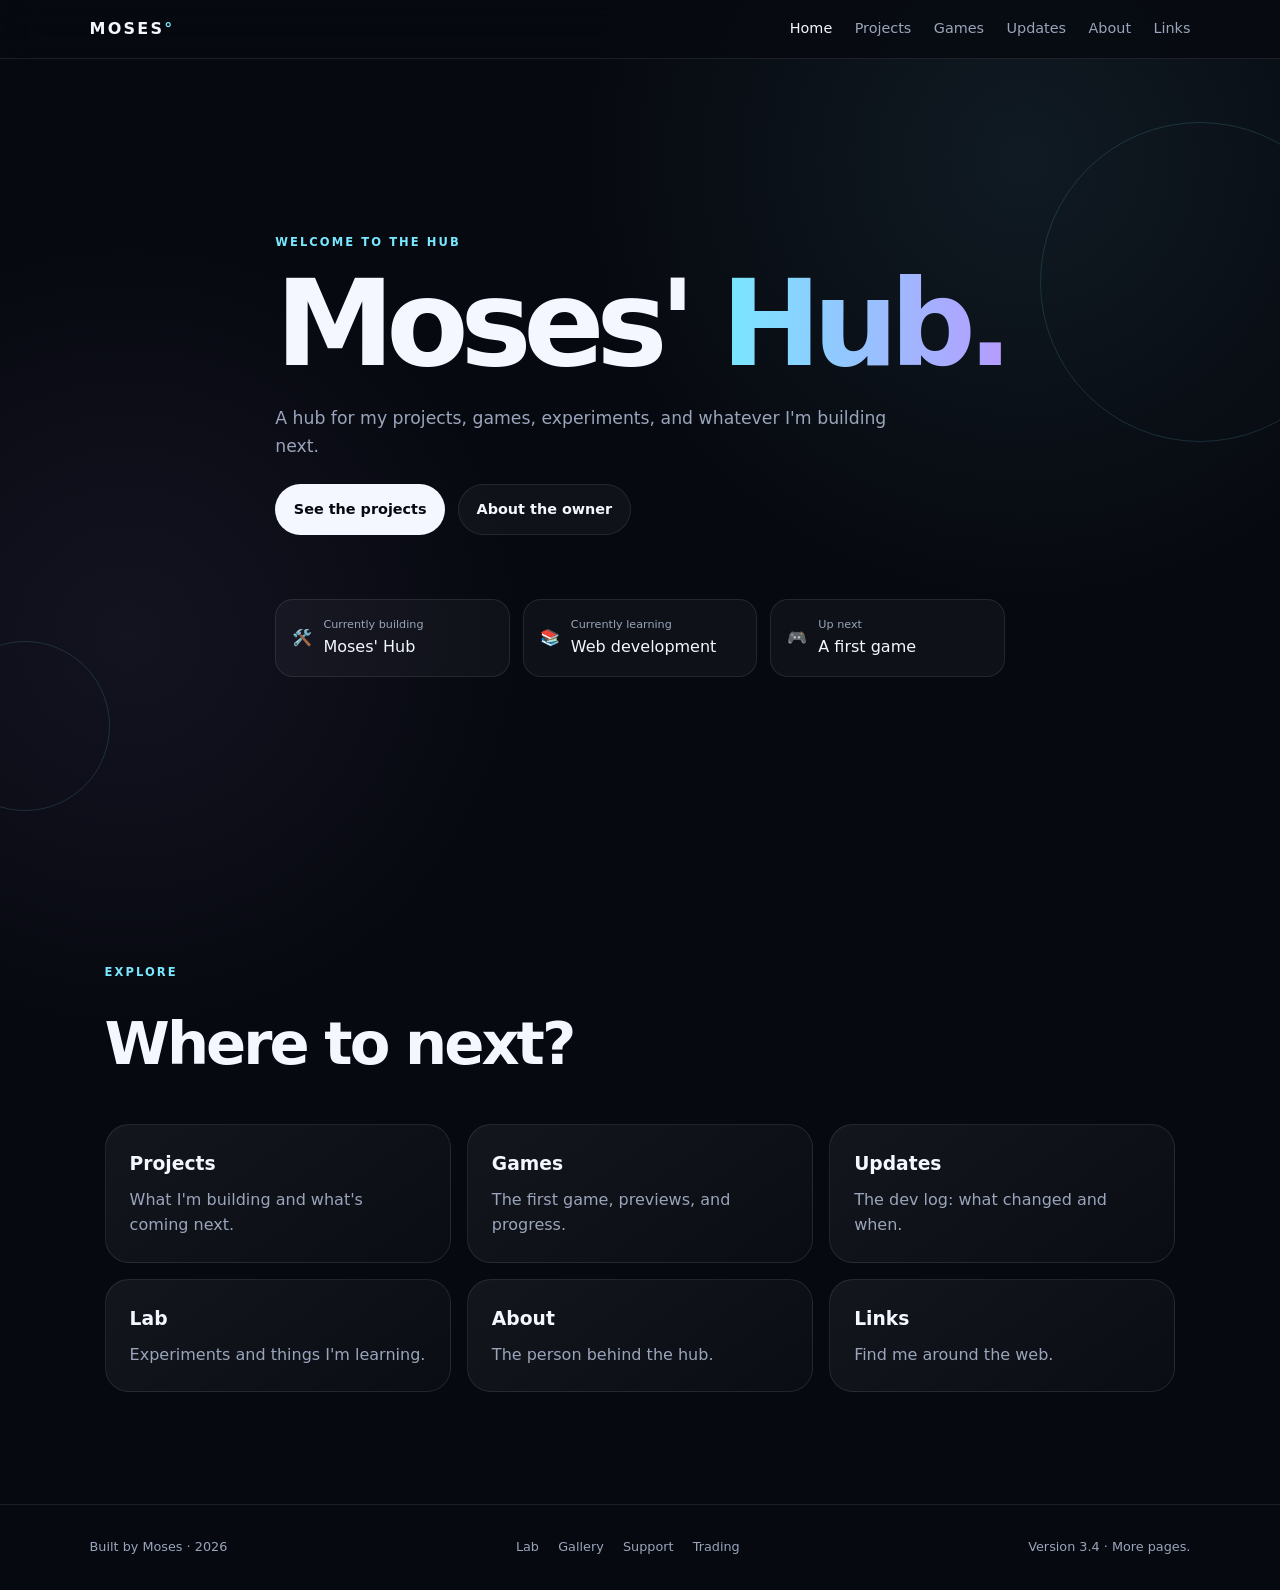
<file: index.html>
<!DOCTYPE html>
<html lang="en">
<head>
  <meta charset="UTF-8">
  <meta name="viewport" content="width=device-width, initial-scale=1.0">
  <meta name="description" content="Moses' Hub — projects, games, and experiments.">
  <!-- Share preview: controls how links look when posted on Discord, Instagram, etc. -->
  <meta property="og:type" content="website">
  <meta property="og:site_name" content="Moses' Hub">
  <meta property="og:title" content="Moses' Hub">
  <meta property="og:description" content="Moses' Hub — projects, games, and experiments.">
  <meta property="og:url" content="https://mosesxd.github.io/Moses-hub/">
  <meta property="og:image" content="https://mosesxd.github.io/Moses-hub/file_00000000a7ec81f5b90d551fe2397252.png">
  <meta name="twitter:card" content="summary">
  <title>Moses' Hub</title>
  <link rel="stylesheet" href="style.css">
  <!-- Site icon (shows in the browser tab): keep in every page's <head> -->
  <link rel="icon" href="file_00000000a7ec81f5b90d551fe2397252.png">
  <!-- Visitor analytics (Umami): keep this in the <head> of every page -->
  <script defer src="https://cloud.umami.is/script.js" data-website-id="00a338b9-1a16-401f-b276-070eda343e04"></script>
</head>
<body>
  <!-- HEADER: copy this into every page. Keep the ids menuToggle and navLinks! -->
  <header class="nav">
    <a class="logo" href="index.html">MOSES<span>°</span></a>
    <button class="menu-toggle" id="menuToggle" aria-label="Open menu">☰</button>
    <nav id="navLinks">
      <a href="index.html" aria-current="page">Home</a>
      <a href="projects.html">Projects</a>
      <a href="games.html">Games</a>
      <a href="updates.html">Updates</a>
      <a href="about.html">About</a>
      <a href="links.html">Links</a>
    </nav>
  </header>

  <main>
    <section class="hero">
      <div class="bubble bubble-one"></div>
      <div class="bubble bubble-two"></div>
      <div class="hero-content">
        <p class="eyebrow">WELCOME TO THE HUB</p>
        <h1>Moses' <span>Hub.</span></h1>
        <p class="hero-text">
          A hub for my projects, games, experiments, and whatever
          I'm building next.
        </p>
        <div class="hero-buttons">
          <a class="button primary" href="projects.html">See the projects</a>
          <a class="button secondary" href="about.html">About the owner</a>
        </div>
        <div class="currently">
          <div><strong>🛠️</strong><span><small>Currently building</small> Moses' Hub</span></div>
          <div><strong>📚</strong><span><small>Currently learning</small> Web development</span></div>
          <div><strong>🎮</strong><span><small>Up next</small> A first game</span></div>
        </div>
      </div>
    </section>

    <section class="section">
      <p class="eyebrow">EXPLORE</p>
      <h2>Where to next?</h2>
      <div class="cards">
        <a class="card card-link" href="projects.html"><h3>Projects</h3><p>What I'm building and what's coming next.</p></a>
        <a class="card card-link" href="games.html"><h3>Games</h3><p>The first game, previews, and progress.</p></a>
        <a class="card card-link" href="updates.html"><h3>Updates</h3><p>The dev log: what changed and when.</p></a>
        <a class="card card-link" href="lab.html"><h3>Lab</h3><p>Experiments and things I'm learning.</p></a>
        <a class="card card-link" href="about.html"><h3>About</h3><p>The person behind the hub.</p></a>
        <a class="card card-link" href="links.html"><h3>Links</h3><p>Find me around the web.</p></a>
      </div>
    </section>
  </main>

  <!-- FOOTER: copy this into every page. Keep the id year! -->
  <footer>
    <p>Built by Moses · <span id="year"></span></p>
    <div class="footer-links">
      <a href="lab.html">Lab</a>
      <a href="gallery.html">Gallery</a>
      <a href="support.html">Support</a>
      <a href="trading.html">Trading</a>
    </div>
    <p>Version 3.4 · More pages.</p>
  </footer>

  <script src="script.js"></script>
</body>
</html>
</file>
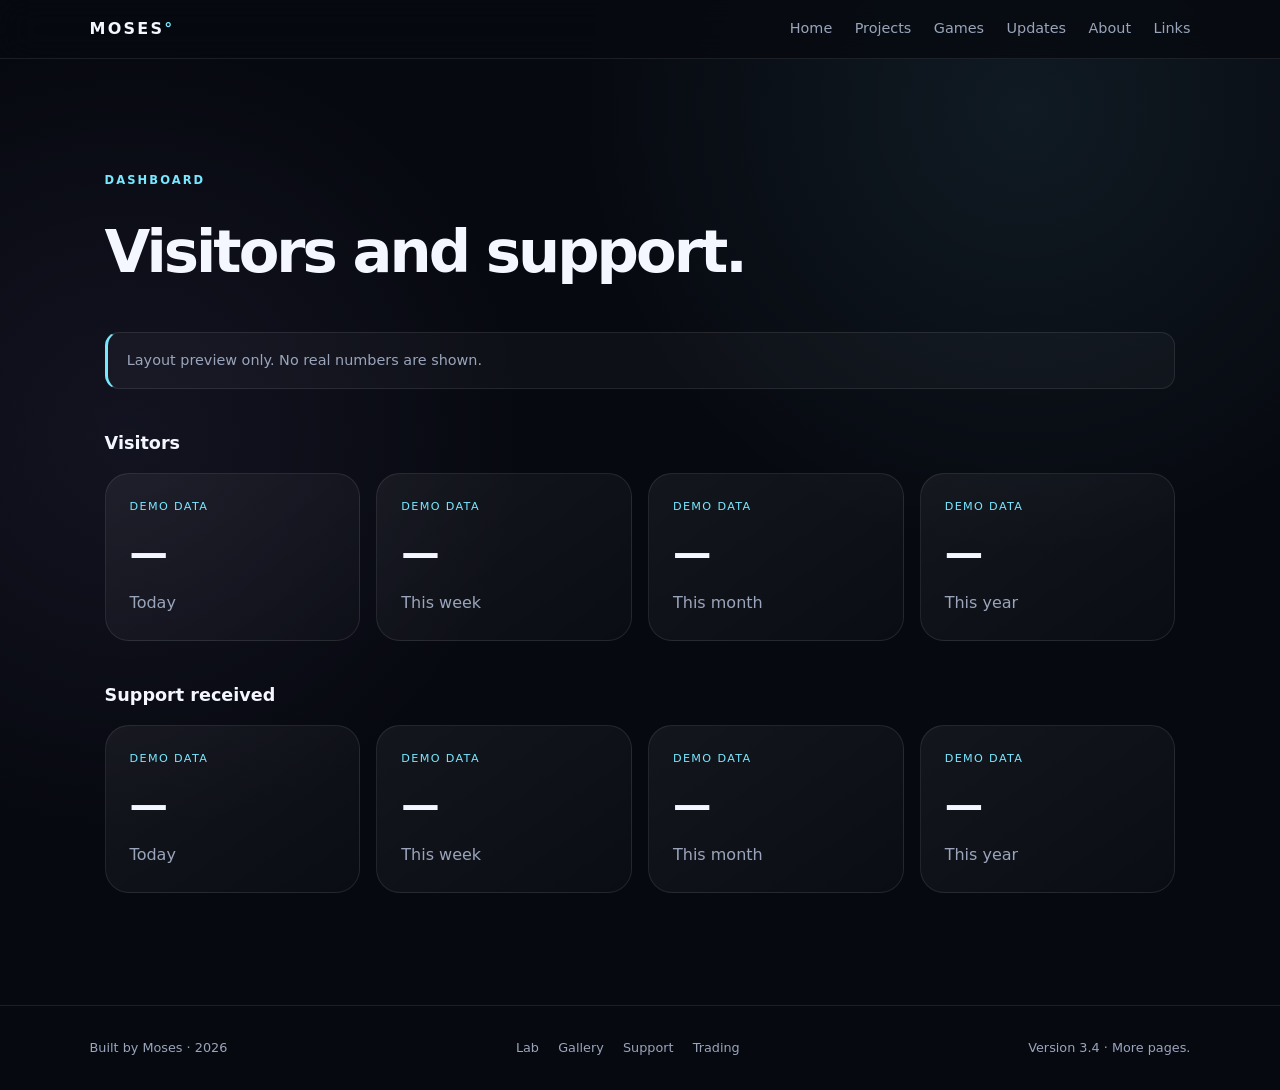
<file: dashboard.html>
<!DOCTYPE html>
<html lang="en">
<head>
  <meta charset="UTF-8">
  <meta name="viewport" content="width=device-width, initial-scale=1.0">
  <meta name="description" content="Stats dashboard layout (preview).">
  <meta name="robots" content="noindex">
  <title>Dashboard · Moses' Hub</title>
  <link rel="stylesheet" href="style.css">
  <!-- Site icon (shows in the browser tab): keep in every page's <head> -->
  <link rel="icon" href="file_00000000a7ec81f5b90d551fe2397252.png">
  <!-- Visitor analytics (Umami): keep this in the <head> of every page -->
  <script defer src="https://cloud.umami.is/script.js" data-website-id="00a338b9-1a16-401f-b276-070eda343e04"></script>
</head>
<body>
  <!-- HEADER: copy this into every page. Keep the ids menuToggle and navLinks! -->
  <header class="nav">
    <a class="logo" href="index.html">MOSES<span>°</span></a>
    <button class="menu-toggle" id="menuToggle" aria-label="Open menu">☰</button>
    <nav id="navLinks">
      <a href="index.html">Home</a>
      <a href="projects.html">Projects</a>
      <a href="games.html">Games</a>
      <a href="updates.html">Updates</a>
      <a href="about.html">About</a>
      <a href="links.html">Links</a>
    </nav>
  </header>

  <main>
    <section class="section">
      <p class="eyebrow">DASHBOARD</p>
      <h2>Visitors and support.</h2>
      <!-- IMPORTANT: this page is a layout only and isn't linked from the menu.
           Don't type real earnings here, because anyone can open this page.
           A real dashboard needs a backend and a login, which come later. -->
      <p class="notice">Layout preview only. No real numbers are shown.</p>

      <h3 class="sub-heading">Visitors</h3>
      <div class="stat-grid">
        <article class="card stat-card"><small>DEMO DATA</small><strong>&mdash;</strong><span>Today</span></article>
        <article class="card stat-card"><small>DEMO DATA</small><strong>&mdash;</strong><span>This week</span></article>
        <article class="card stat-card"><small>DEMO DATA</small><strong>&mdash;</strong><span>This month</span></article>
        <article class="card stat-card"><small>DEMO DATA</small><strong>&mdash;</strong><span>This year</span></article>
      </div>

      <h3 class="sub-heading">Support received</h3>
      <div class="stat-grid">
        <article class="card stat-card"><small>DEMO DATA</small><strong>&mdash;</strong><span>Today</span></article>
        <article class="card stat-card"><small>DEMO DATA</small><strong>&mdash;</strong><span>This week</span></article>
        <article class="card stat-card"><small>DEMO DATA</small><strong>&mdash;</strong><span>This month</span></article>
        <article class="card stat-card"><small>DEMO DATA</small><strong>&mdash;</strong><span>This year</span></article>
      </div>
    </section>
  </main>

  <!-- FOOTER: copy this into every page. Keep the id year! -->
  <footer>
    <p>Built by Moses · <span id="year"></span></p>
    <div class="footer-links">
      <a href="lab.html">Lab</a>
      <a href="gallery.html">Gallery</a>
      <a href="support.html">Support</a>
      <a href="trading.html">Trading</a>
    </div>
    <p>Version 3.4 · More pages.</p>
  </footer>

  <script src="script.js"></script>
</body>
</html>
</file>
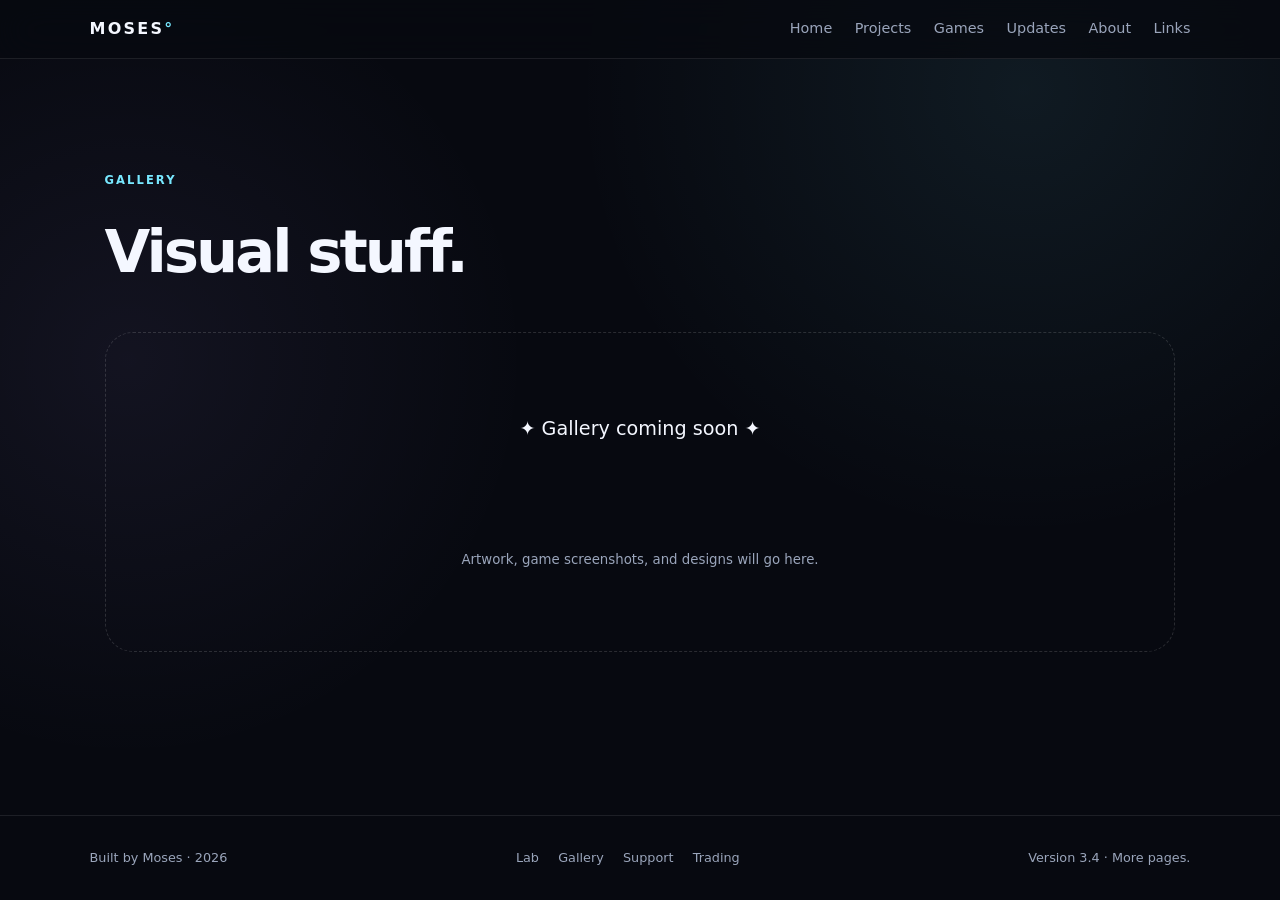
<file: gallery.html>
<!DOCTYPE html>
<html lang="en">
<head>
  <meta charset="UTF-8">
  <meta name="viewport" content="width=device-width, initial-scale=1.0">
  <meta name="description" content="Pictures and screenshots from Moses' Hub.">
  <!-- Share preview: controls how links look when posted on Discord, Instagram, etc. -->
  <meta property="og:type" content="website">
  <meta property="og:site_name" content="Moses' Hub">
  <meta property="og:title" content="Gallery · Moses' Hub">
  <meta property="og:description" content="Pictures and screenshots from Moses' Hub.">
  <meta property="og:url" content="https://mosesxd.github.io/Moses-hub/gallery.html">
  <meta property="og:image" content="https://mosesxd.github.io/Moses-hub/file_00000000a7ec81f5b90d551fe2397252.png">
  <meta name="twitter:card" content="summary">
  <title>Gallery · Moses' Hub</title>
  <link rel="stylesheet" href="style.css">
  <!-- Site icon (shows in the browser tab): keep in every page's <head> -->
  <link rel="icon" href="file_00000000a7ec81f5b90d551fe2397252.png">
  <!-- Visitor analytics (Umami): keep this in the <head> of every page -->
  <script defer src="https://cloud.umami.is/script.js" data-website-id="00a338b9-1a16-401f-b276-070eda343e04"></script>
</head>
<body>
  <!-- HEADER: copy this into every page. Keep the ids menuToggle and navLinks! -->
  <header class="nav">
    <a class="logo" href="index.html">MOSES<span>°</span></a>
    <button class="menu-toggle" id="menuToggle" aria-label="Open menu">☰</button>
    <nav id="navLinks">
      <a href="index.html">Home</a>
      <a href="projects.html">Projects</a>
      <a href="games.html">Games</a>
      <a href="updates.html">Updates</a>
      <a href="about.html">About</a>
      <a href="links.html">Links</a>
    </nav>
  </header>

  <main>
    <section class="section">
      <p class="eyebrow">GALLERY</p>
      <h2>Visual stuff.</h2>
      <div class="gallery-placeholder">
        <p>✦ Gallery coming soon ✦</p>
        <small>Artwork, game screenshots, and designs will go here.</small>
      </div>
      <!-- WHEN YOU HAVE PICTURES: make a folder called images, then delete the dashed box above
           and put this in its place (one img line per picture, names must match exactly):

      <div class="gallery-grid">
        <img src="images/pic1.jpg" alt="Describe the picture">
        <img src="images/pic2.jpg" alt="Describe the picture">
      </div>
      -->
    </section>
  </main>

  <!-- FOOTER: copy this into every page. Keep the id year! -->
  <footer>
    <p>Built by Moses · <span id="year"></span></p>
    <div class="footer-links">
      <a href="lab.html">Lab</a>
      <a href="gallery.html">Gallery</a>
      <a href="support.html">Support</a>
      <a href="trading.html">Trading</a>
    </div>
    <p>Version 3.4 · More pages.</p>
  </footer>

  <script src="script.js"></script>
</body>
</html>
</file>
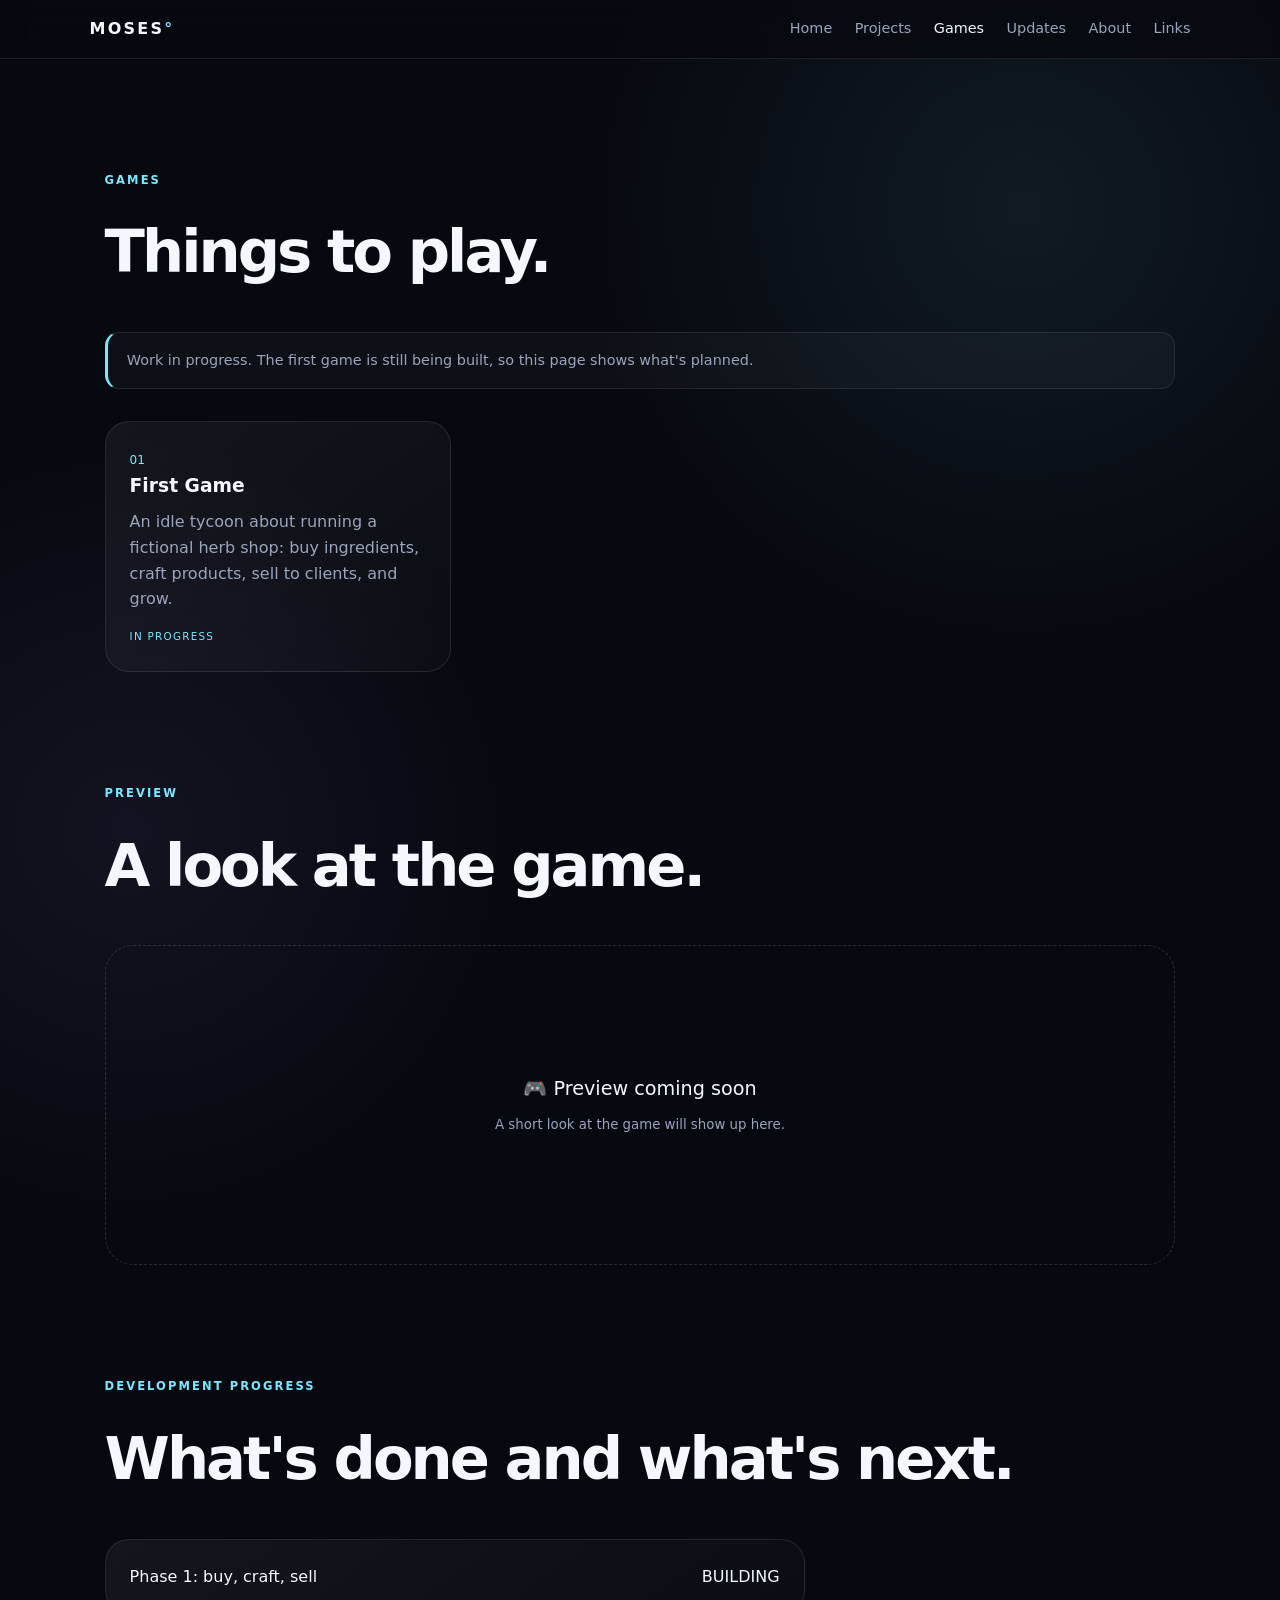
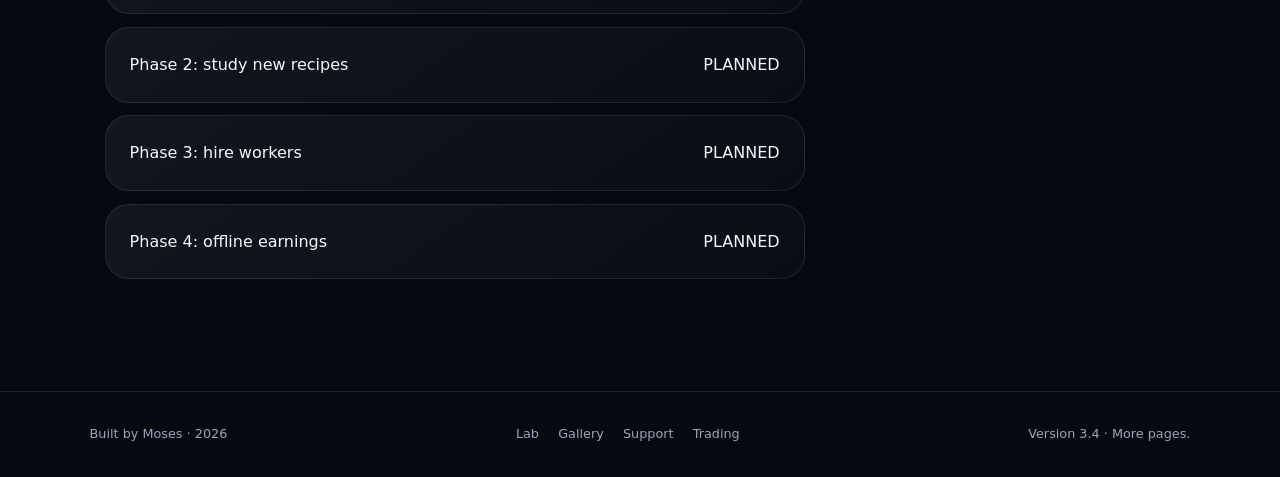
<file: games.html>
<!DOCTYPE html>
<html lang="en">
<head>
  <meta charset="UTF-8">
  <meta name="viewport" content="width=device-width, initial-scale=1.0">
  <meta name="description" content="Games from Moses' Hub.">
  <!-- Share preview: controls how links look when posted on Discord, Instagram, etc. -->
  <meta property="og:type" content="website">
  <meta property="og:site_name" content="Moses' Hub">
  <meta property="og:title" content="Games · Moses' Hub">
  <meta property="og:description" content="Games from Moses' Hub.">
  <meta property="og:url" content="https://mosesxd.github.io/Moses-hub/games.html">
  <meta property="og:image" content="https://mosesxd.github.io/Moses-hub/file_00000000a7ec81f5b90d551fe2397252.png">
  <meta name="twitter:card" content="summary">
  <title>Games · Moses' Hub</title>
  <link rel="stylesheet" href="style.css">
  <!-- Site icon (shows in the browser tab): keep in every page's <head> -->
  <link rel="icon" href="file_00000000a7ec81f5b90d551fe2397252.png">
  <!-- Visitor analytics (Umami): keep this in the <head> of every page -->
  <script defer src="https://cloud.umami.is/script.js" data-website-id="00a338b9-1a16-401f-b276-070eda343e04"></script>
</head>
<body>
  <!-- HEADER: copy this into every page. Keep the ids menuToggle and navLinks! -->
  <header class="nav">
    <a class="logo" href="index.html">MOSES<span>°</span></a>
    <button class="menu-toggle" id="menuToggle" aria-label="Open menu">☰</button>
    <nav id="navLinks">
      <a href="index.html">Home</a>
      <a href="projects.html">Projects</a>
      <a href="games.html" aria-current="page">Games</a>
      <a href="updates.html">Updates</a>
      <a href="about.html">About</a>
      <a href="links.html">Links</a>
    </nav>
  </header>

  <main>
    <section class="section">
      <p class="eyebrow">GAMES</p>
      <h2>Things to play.</h2>
      <p class="notice">Work in progress. The first game is still being built, so this page shows what's planned.</p>
      <div class="cards">
        <article class="card project-card">
          <span class="project-number">01</span>
          <h3>First Game</h3>
          <p>An idle tycoon about running a fictional herb shop: buy ingredients, craft products, sell to clients, and grow.</p>
          <span class="tag">IN PROGRESS</span>
        </article>
      </div>
    </section>

    <!-- PREVIEW: a window where people can see the game.
         WHEN THE GAME FILES ARE READY: put them in a folder called game and replace the box below with
         an iframe that points to game/index.html (an iframe shows another page inside this one). -->
    <section class="section section-tight">
      <p class="eyebrow">PREVIEW</p>
      <h2>A look at the game.</h2>
      <div class="preview-frame">
        <div>
          <p>🎮 Preview coming soon</p>
          <small>A short look at the game will show up here.</small>
        </div>
      </div>
    </section>

    <!-- DEVELOPMENT PROGRESS: change the status word on the right as things get done. -->
    <section class="section section-tight">
      <p class="eyebrow">DEVELOPMENT PROGRESS</p>
      <h2>What's done and what's next.</h2>
      <div class="links-list">
        <div class="card link-card"><span>Phase 1: buy, craft, sell</span><span>BUILDING</span></div>
        <div class="card link-card"><span>Phase 2: study new recipes</span><span>PLANNED</span></div>
        <div class="card link-card"><span>Phase 3: hire workers</span><span>PLANNED</span></div>
        <div class="card link-card"><span>Phase 4: offline earnings</span><span>PLANNED</span></div>
      </div>
    </section>
  </main>

  <!-- FOOTER: copy this into every page. Keep the id year! -->
  <footer>
    <p>Built by Moses · <span id="year"></span></p>
    <div class="footer-links">
      <a href="lab.html">Lab</a>
      <a href="gallery.html">Gallery</a>
      <a href="support.html">Support</a>
      <a href="trading.html">Trading</a>
    </div>
    <p>Version 3.4 · More pages.</p>
  </footer>

  <script src="script.js"></script>
</body>
</html>
</file>
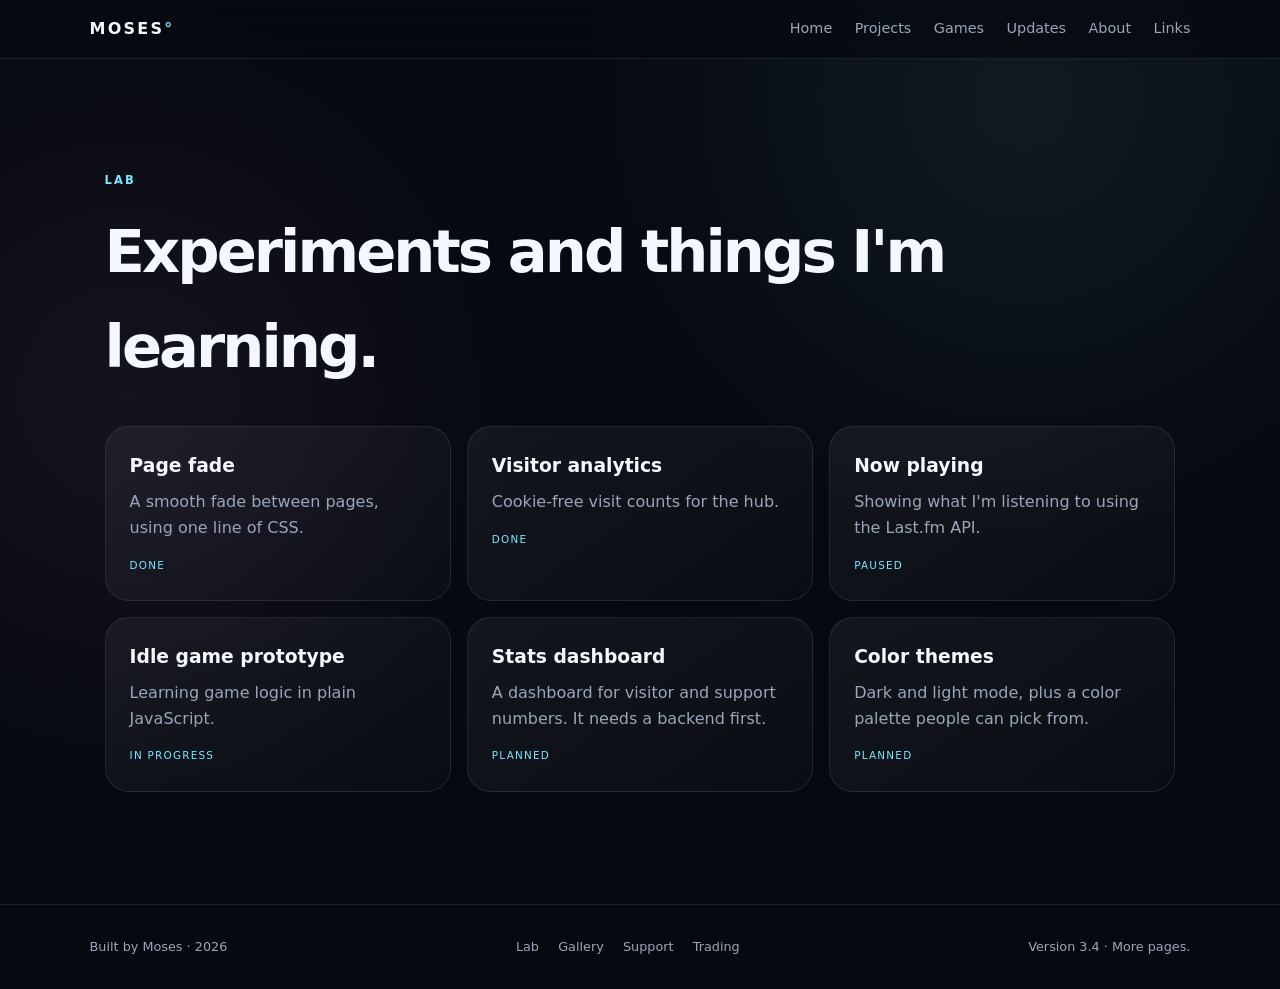
<file: lab.html>
<!DOCTYPE html>
<html lang="en">
<head>
  <meta charset="UTF-8">
  <meta name="viewport" content="width=device-width, initial-scale=1.0">
  <meta name="description" content="Experiments and things Moses is learning.">
  <!-- Share preview: controls how links look when posted on Discord, Instagram, etc. -->
  <meta property="og:type" content="website">
  <meta property="og:site_name" content="Moses' Hub">
  <meta property="og:title" content="Lab · Moses' Hub">
  <meta property="og:description" content="Experiments and things Moses is learning.">
  <meta property="og:url" content="https://mosesxd.github.io/Moses-hub/lab.html">
  <meta property="og:image" content="https://mosesxd.github.io/Moses-hub/file_00000000a7ec81f5b90d551fe2397252.png">
  <meta name="twitter:card" content="summary">
  <title>Lab · Moses' Hub</title>
  <link rel="stylesheet" href="style.css">
  <!-- Site icon (shows in the browser tab): keep in every page's <head> -->
  <link rel="icon" href="file_00000000a7ec81f5b90d551fe2397252.png">
  <!-- Visitor analytics (Umami): keep this in the <head> of every page -->
  <script defer src="https://cloud.umami.is/script.js" data-website-id="00a338b9-1a16-401f-b276-070eda343e04"></script>
</head>
<body>
  <!-- HEADER: copy this into every page. Keep the ids menuToggle and navLinks! -->
  <header class="nav">
    <a class="logo" href="index.html">MOSES<span>°</span></a>
    <button class="menu-toggle" id="menuToggle" aria-label="Open menu">☰</button>
    <nav id="navLinks">
      <a href="index.html">Home</a>
      <a href="projects.html">Projects</a>
      <a href="games.html">Games</a>
      <a href="updates.html">Updates</a>
      <a href="about.html">About</a>
      <a href="links.html">Links</a>
    </nav>
  </header>

  <main>
    <section class="section">
      <p class="eyebrow">LAB</p>
      <h2>Experiments and things I'm learning.</h2>
      <!-- To add an experiment: copy one whole <article>, paste it at the end, then change the words. -->
      <div class="cards">
        <article class="card project-card">
          <h3>Page fade</h3>
          <p>A smooth fade between pages, using one line of CSS.</p>
          <span class="tag">DONE</span>
        </article>
        <article class="card project-card">
          <h3>Visitor analytics</h3>
          <p>Cookie-free visit counts for the hub.</p>
          <span class="tag">DONE</span>
        </article>
        <article class="card project-card">
          <h3>Now playing</h3>
          <p>Showing what I'm listening to using the Last.fm API.</p>
          <span class="tag">PAUSED</span>
        </article>
        <article class="card project-card">
          <h3>Idle game prototype</h3>
          <p>Learning game logic in plain JavaScript.</p>
          <span class="tag">IN PROGRESS</span>
        </article>
        <article class="card project-card">
          <h3>Stats dashboard</h3>
          <p>A dashboard for visitor and support numbers. It needs a backend first.</p>
          <span class="tag">PLANNED</span>
        </article>
        <article class="card project-card">
          <h3>Color themes</h3>
          <p>Dark and light mode, plus a color palette people can pick from.</p>
          <span class="tag">PLANNED</span>
        </article>
      </div>
    </section>
  </main>

  <!-- FOOTER: copy this into every page. Keep the id year! -->
  <footer>
    <p>Built by Moses · <span id="year"></span></p>
    <div class="footer-links">
      <a href="lab.html">Lab</a>
      <a href="gallery.html">Gallery</a>
      <a href="support.html">Support</a>
      <a href="trading.html">Trading</a>
    </div>
    <p>Version 3.4 · More pages.</p>
  </footer>

  <script src="script.js"></script>
</body>
</html>
</file>
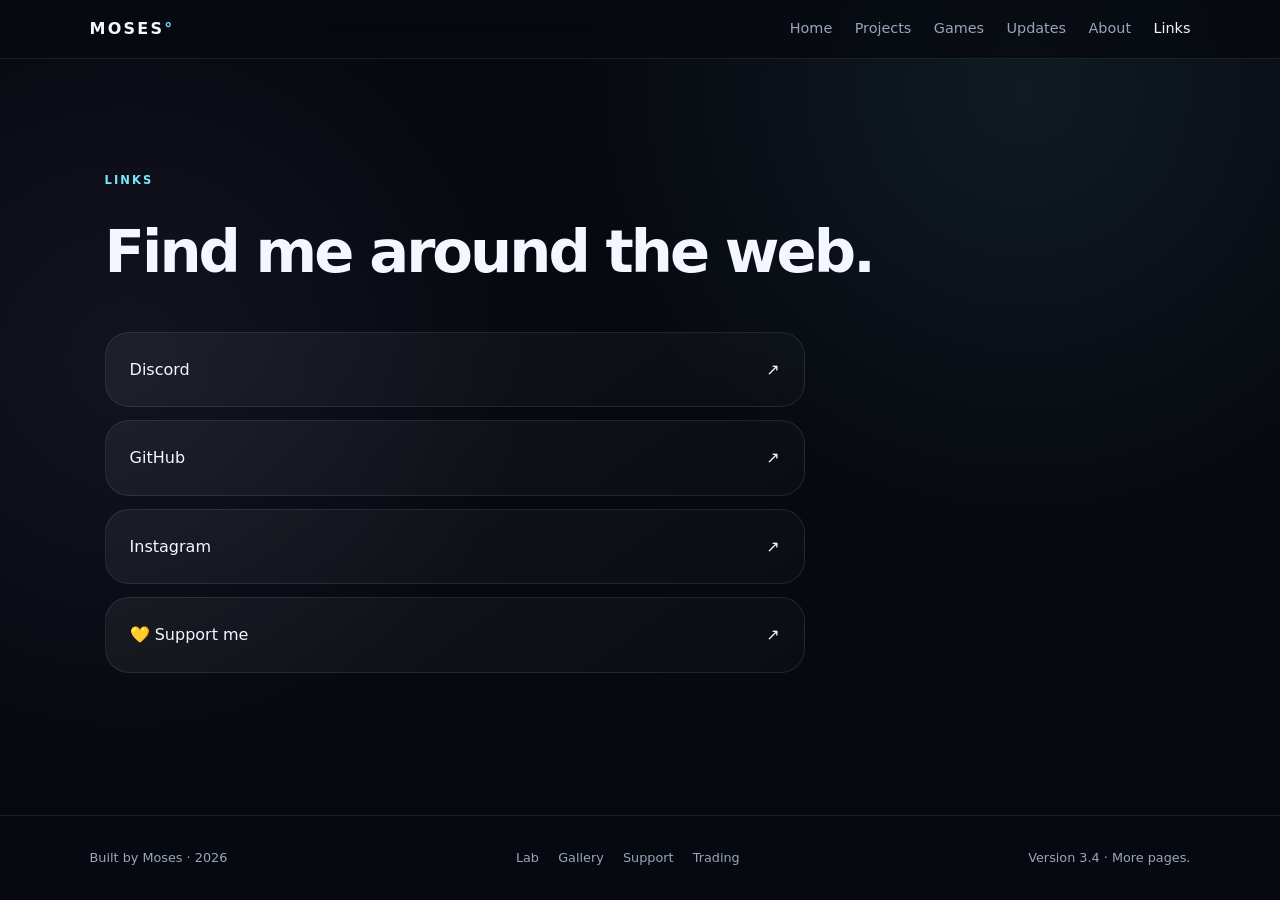
<file: links.html>
<!DOCTYPE html>
<html lang="en">
<head>
  <meta charset="UTF-8">
  <meta name="viewport" content="width=device-width, initial-scale=1.0">
  <meta name="description" content="Find Moses around the web.">
  <!-- Share preview: controls how links look when posted on Discord, Instagram, etc. -->
  <meta property="og:type" content="website">
  <meta property="og:site_name" content="Moses' Hub">
  <meta property="og:title" content="Links · Moses' Hub">
  <meta property="og:description" content="Find Moses around the web.">
  <meta property="og:url" content="https://mosesxd.github.io/Moses-hub/links.html">
  <meta property="og:image" content="https://mosesxd.github.io/Moses-hub/file_00000000a7ec81f5b90d551fe2397252.png">
  <meta name="twitter:card" content="summary">
  <title>Links · Moses' Hub</title>
  <link rel="stylesheet" href="style.css">
  <!-- Site icon (shows in the browser tab): keep in every page's <head> -->
  <link rel="icon" href="file_00000000a7ec81f5b90d551fe2397252.png">
  <!-- Visitor analytics (Umami): keep this in the <head> of every page -->
  <script defer src="https://cloud.umami.is/script.js" data-website-id="00a338b9-1a16-401f-b276-070eda343e04"></script>
</head>
<body>
  <!-- HEADER: copy this into every page. Keep the ids menuToggle and navLinks! -->
  <header class="nav">
    <a class="logo" href="index.html">MOSES<span>°</span></a>
    <button class="menu-toggle" id="menuToggle" aria-label="Open menu">☰</button>
    <nav id="navLinks">
      <a href="index.html">Home</a>
      <a href="projects.html">Projects</a>
      <a href="games.html">Games</a>
      <a href="updates.html">Updates</a>
      <a href="about.html">About</a>
      <a href="links.html" aria-current="page">Links</a>
    </nav>
  </header>

  <main>
    <section class="section">
      <p class="eyebrow">LINKS</p>
      <h2>Find me around the web.</h2>
      <!-- To add a link: copy one <a> line below, paste it under the last one,
           then change the address (href) and the word in the first <span>. -->
      <div class="links-list">
        <a href="https://discord.com/users/386143127976673293" target="_blank" rel="noopener" class="card link-card"><span>Discord</span><span>↗</span></a>
        <a href="https://github.com/MosesXD" target="_blank" rel="noopener" class="card link-card"><span>GitHub</span><span>↗</span></a>
        <a href="https://www.instagram.com/_for.gotten" target="_blank" rel="noopener" class="card link-card"><span>Instagram</span><span>↗</span></a>
        <a href="https://www.paypal.me/SleepyNeevah" class="card link-card" target="_blank" rel="noopener"><span>💛 Support me</span><span>↗</span></a>
      </div>
    </section>
  </main>

  <!-- FOOTER: copy this into every page. Keep the id year! -->
  <footer>
    <p>Built by Moses · <span id="year"></span></p>
    <div class="footer-links">
      <a href="lab.html">Lab</a>
      <a href="gallery.html">Gallery</a>
      <a href="support.html">Support</a>
      <a href="trading.html">Trading</a>
    </div>
    <p>Version 3.4 · More pages.</p>
  </footer>

  <script src="script.js"></script>
</body>
</html>
</file>
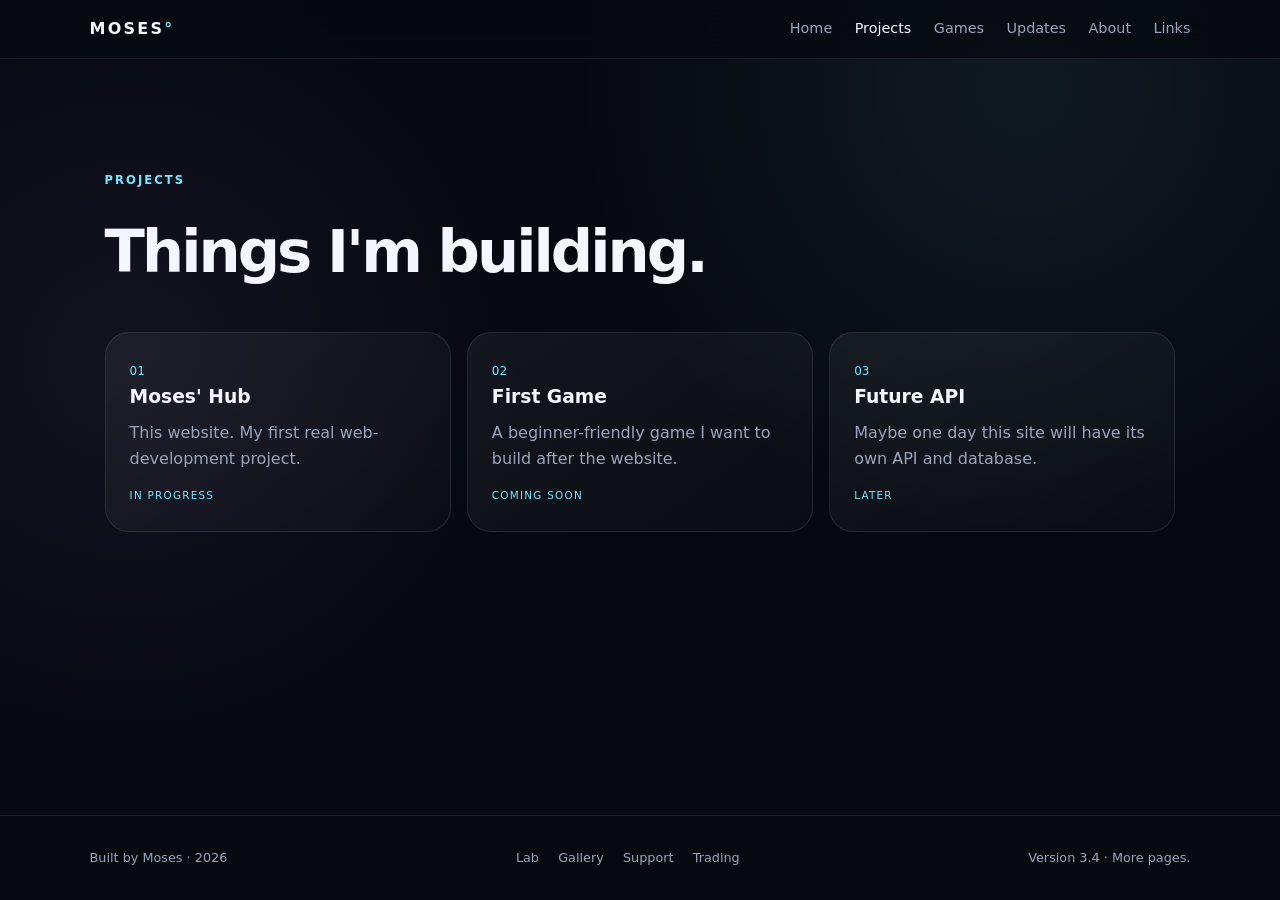
<file: projects.html>
<!DOCTYPE html>
<html lang="en">
<head>
  <meta charset="UTF-8">
  <meta name="viewport" content="width=device-width, initial-scale=1.0">
  <meta name="description" content="Things Moses is building.">
  <!-- Share preview: controls how links look when posted on Discord, Instagram, etc. -->
  <meta property="og:type" content="website">
  <meta property="og:site_name" content="Moses' Hub">
  <meta property="og:title" content="Projects · Moses' Hub">
  <meta property="og:description" content="Things Moses is building.">
  <meta property="og:url" content="https://mosesxd.github.io/Moses-hub/projects.html">
  <meta property="og:image" content="https://mosesxd.github.io/Moses-hub/file_00000000a7ec81f5b90d551fe2397252.png">
  <meta name="twitter:card" content="summary">
  <title>Projects · Moses' Hub</title>
  <link rel="stylesheet" href="style.css">
  <!-- Site icon (shows in the browser tab): keep in every page's <head> -->
  <link rel="icon" href="file_00000000a7ec81f5b90d551fe2397252.png">
  <!-- Visitor analytics (Umami): keep this in the <head> of every page -->
  <script defer src="https://cloud.umami.is/script.js" data-website-id="00a338b9-1a16-401f-b276-070eda343e04"></script>
</head>
<body>
  <!-- HEADER: copy this into every page. Keep the ids menuToggle and navLinks! -->
  <header class="nav">
    <a class="logo" href="index.html">MOSES<span>°</span></a>
    <button class="menu-toggle" id="menuToggle" aria-label="Open menu">☰</button>
    <nav id="navLinks">
      <a href="index.html">Home</a>
      <a href="projects.html" aria-current="page">Projects</a>
      <a href="games.html">Games</a>
      <a href="updates.html">Updates</a>
      <a href="about.html">About</a>
      <a href="links.html">Links</a>
    </nav>
  </header>

  <main>
    <section class="section">
      <p class="eyebrow">PROJECTS</p>
      <h2>Things I'm building.</h2>
      <div class="cards">
        <article class="card project-card">
          <span class="project-number">01</span>
          <h3>Moses' Hub</h3>
          <p>This website. My first real web-development project.</p>
          <span class="tag">IN PROGRESS</span>
        </article>
        <article class="card project-card">
          <span class="project-number">02</span>
          <h3>First Game</h3>
          <p>A beginner-friendly game I want to build after the website.</p>
          <span class="tag">COMING SOON</span>
        </article>
        <article class="card project-card">
          <span class="project-number">03</span>
          <h3>Future API</h3>
          <p>Maybe one day this site will have its own API and database.</p>
          <span class="tag">LATER</span>
        </article>
      </div>
    </section>
  </main>

  <!-- FOOTER: copy this into every page. Keep the id year! -->
  <footer>
    <p>Built by Moses · <span id="year"></span></p>
    <div class="footer-links">
      <a href="lab.html">Lab</a>
      <a href="gallery.html">Gallery</a>
      <a href="support.html">Support</a>
      <a href="trading.html">Trading</a>
    </div>
    <p>Version 3.4 · More pages.</p>
  </footer>

  <script src="script.js"></script>
</body>
</html>
</file>
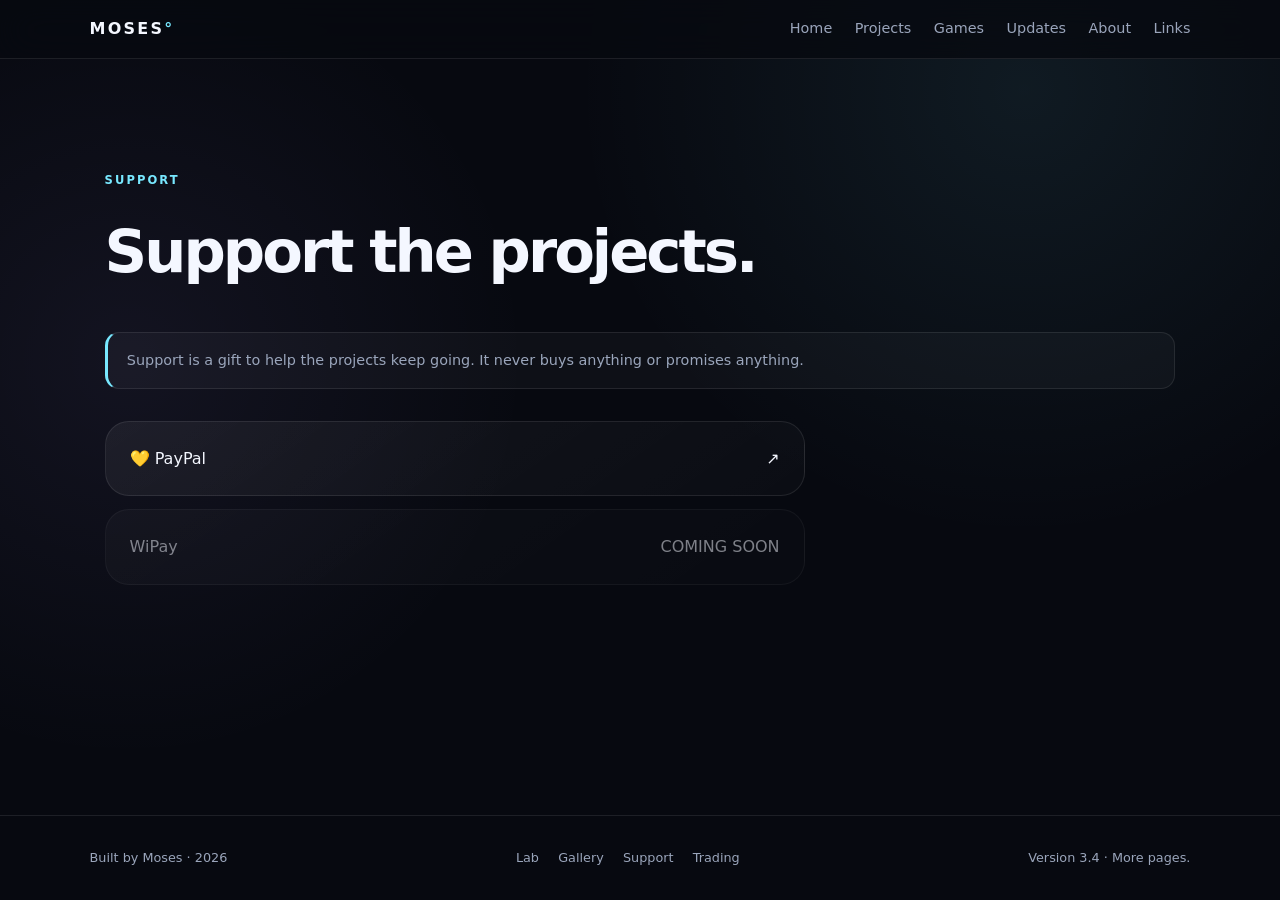
<file: support.html>
<!DOCTYPE html>
<html lang="en">
<head>
  <meta charset="UTF-8">
  <meta name="viewport" content="width=device-width, initial-scale=1.0">
  <meta name="description" content="Support the Moses' Hub projects.">
  <!-- Share preview: controls how links look when posted on Discord, Instagram, etc. -->
  <meta property="og:type" content="website">
  <meta property="og:site_name" content="Moses' Hub">
  <meta property="og:title" content="Support · Moses' Hub">
  <meta property="og:description" content="Support the Moses' Hub projects.">
  <meta property="og:url" content="https://mosesxd.github.io/Moses-hub/support.html">
  <meta property="og:image" content="https://mosesxd.github.io/Moses-hub/file_00000000a7ec81f5b90d551fe2397252.png">
  <meta name="twitter:card" content="summary">
  <title>Support · Moses' Hub</title>
  <link rel="stylesheet" href="style.css">
  <!-- Site icon (shows in the browser tab): keep in every page's <head> -->
  <link rel="icon" href="file_00000000a7ec81f5b90d551fe2397252.png">
  <!-- Visitor analytics (Umami): keep this in the <head> of every page -->
  <script defer src="https://cloud.umami.is/script.js" data-website-id="00a338b9-1a16-401f-b276-070eda343e04"></script>
</head>
<body>
  <!-- HEADER: copy this into every page. Keep the ids menuToggle and navLinks! -->
  <header class="nav">
    <a class="logo" href="index.html">MOSES<span>°</span></a>
    <button class="menu-toggle" id="menuToggle" aria-label="Open menu">☰</button>
    <nav id="navLinks">
      <a href="index.html">Home</a>
      <a href="projects.html">Projects</a>
      <a href="games.html">Games</a>
      <a href="updates.html">Updates</a>
      <a href="about.html">About</a>
      <a href="links.html">Links</a>
    </nav>
  </header>

  <main>
    <section class="section">
      <p class="eyebrow">SUPPORT</p>
      <h2>Support the projects.</h2>
      <p class="notice">
        Support is a gift to help the projects keep going. It never buys anything or promises anything.
      </p>
      <div class="links-list">
        <a href="https://www.paypal.me/SleepyNeevah" class="card link-card" target="_blank" rel="noopener"><span>💛 PayPal</span><span>↗</span></a>
        <!-- WiPay is switched off. When it's ready, copy the PayPal line above, paste it here,
             and change the address and the word. Then delete this disabled card. -->
        <div class="card link-card is-disabled" aria-disabled="true"><span>WiPay</span><span>COMING SOON</span></div>
      </div>
    </section>
  </main>

  <!-- FOOTER: copy this into every page. Keep the id year! -->
  <footer>
    <p>Built by Moses · <span id="year"></span></p>
    <div class="footer-links">
      <a href="lab.html">Lab</a>
      <a href="gallery.html">Gallery</a>
      <a href="support.html">Support</a>
      <a href="trading.html">Trading</a>
    </div>
    <p>Version 3.4 · More pages.</p>
  </footer>

  <script src="script.js"></script>
</body>
</html>
</file>
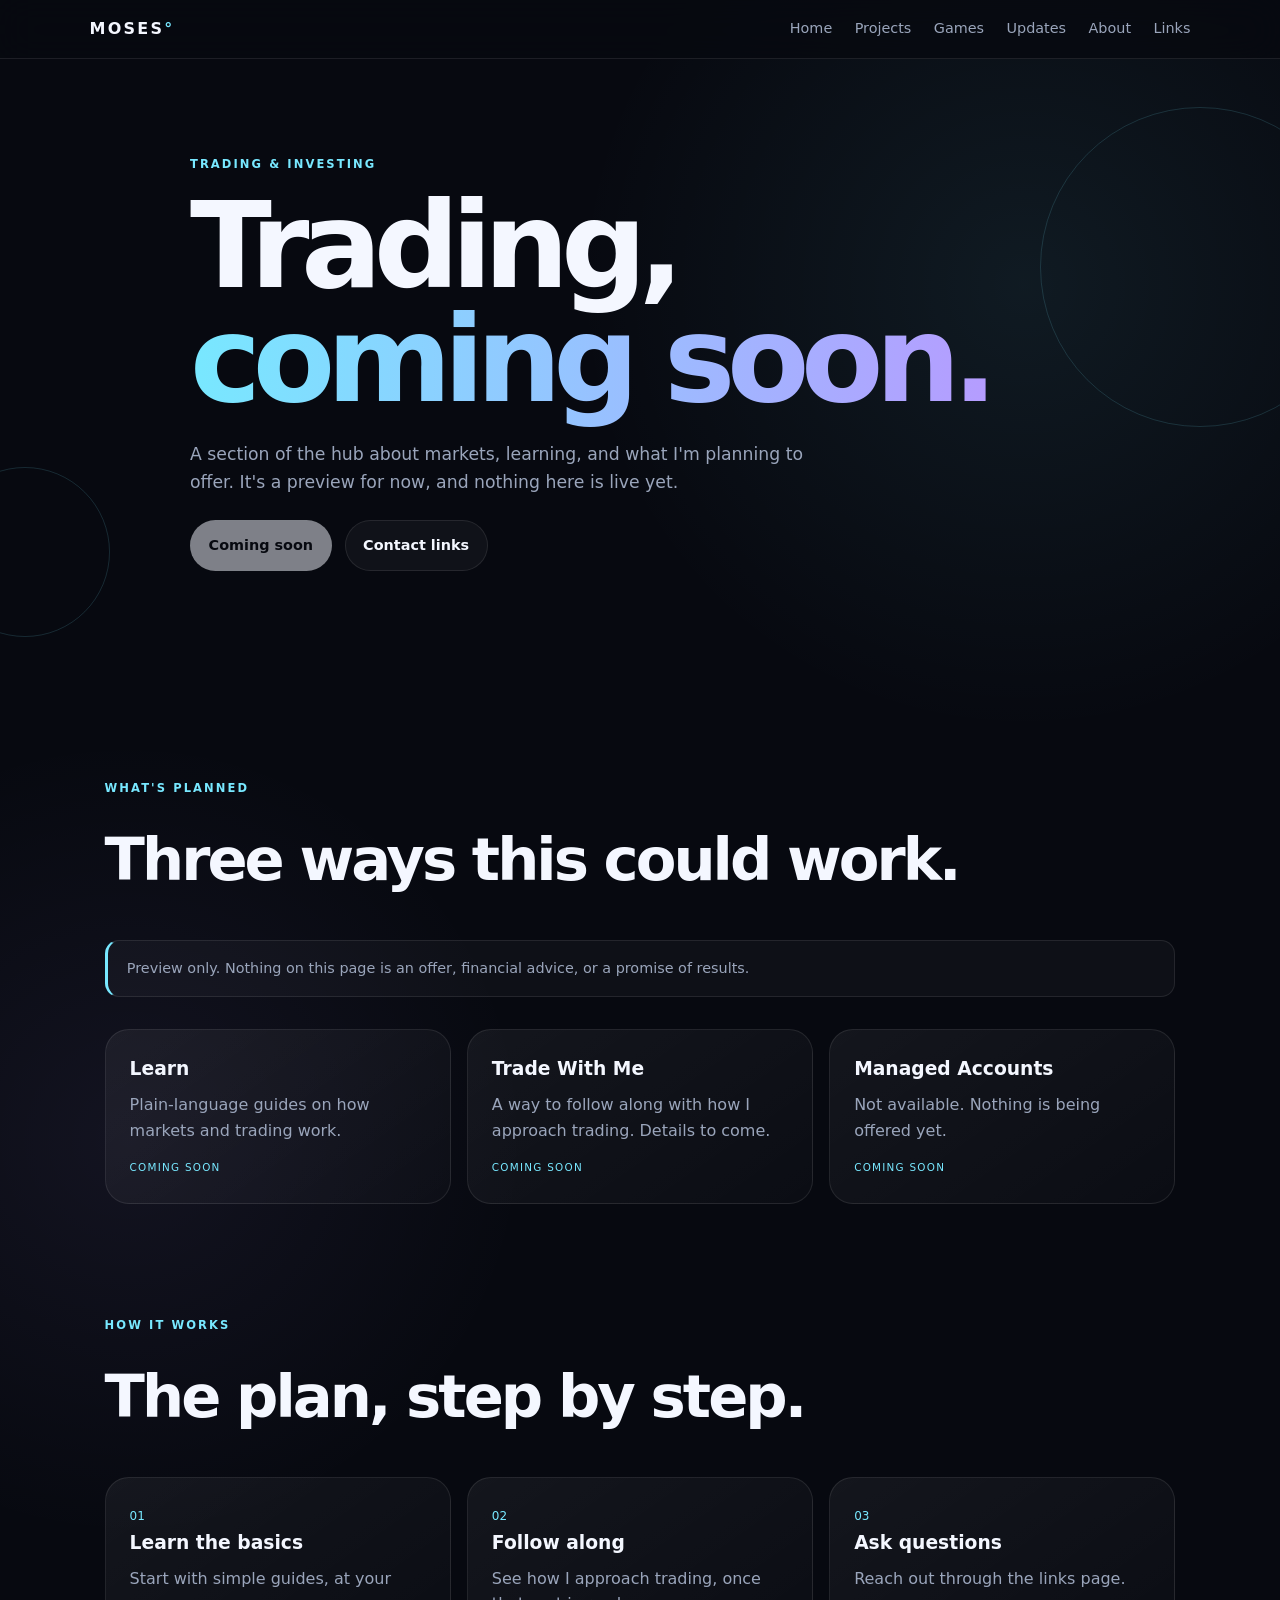
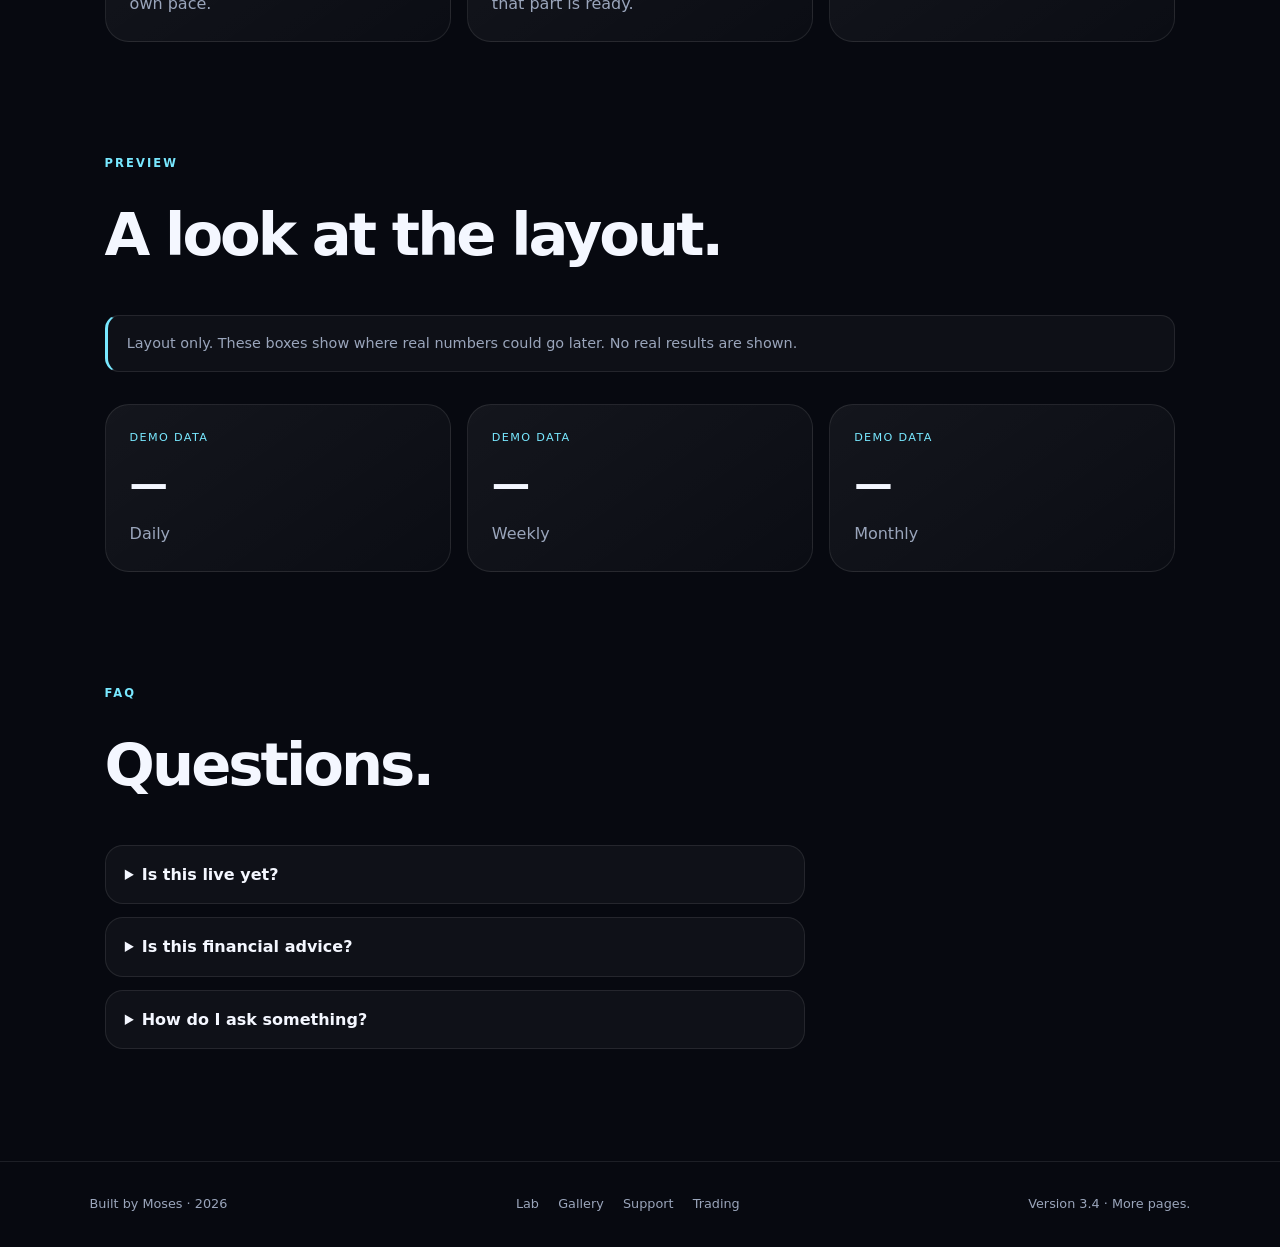
<file: trading.html>
<!DOCTYPE html>
<html lang="en">
<head>
  <meta charset="UTF-8">
  <meta name="viewport" content="width=device-width, initial-scale=1.0">
  <meta name="description" content="Trading and investing section of Moses' Hub (coming soon).">
  <!-- Share preview: controls how links look when posted on Discord, Instagram, etc. -->
  <meta property="og:type" content="website">
  <meta property="og:site_name" content="Moses' Hub">
  <meta property="og:title" content="Trading · Moses' Hub">
  <meta property="og:description" content="Trading and investing section of Moses' Hub (coming soon).">
  <meta property="og:url" content="https://mosesxd.github.io/Moses-hub/trading.html">
  <meta property="og:image" content="https://mosesxd.github.io/Moses-hub/file_00000000a7ec81f5b90d551fe2397252.png">
  <meta name="twitter:card" content="summary">
  <title>Trading · Moses' Hub</title>
  <link rel="stylesheet" href="style.css">
  <!-- Site icon (shows in the browser tab): keep in every page's <head> -->
  <link rel="icon" href="file_00000000a7ec81f5b90d551fe2397252.png">
  <!-- Visitor analytics (Umami): keep this in the <head> of every page -->
  <script defer src="https://cloud.umami.is/script.js" data-website-id="00a338b9-1a16-401f-b276-070eda343e04"></script>
</head>
<body>
  <!-- HEADER: copy this into every page. Keep the ids menuToggle and navLinks! -->
  <header class="nav">
    <a class="logo" href="index.html">MOSES<span>°</span></a>
    <button class="menu-toggle" id="menuToggle" aria-label="Open menu">☰</button>
    <nav id="navLinks">
      <a href="index.html">Home</a>
      <a href="projects.html">Projects</a>
      <a href="games.html">Games</a>
      <a href="updates.html">Updates</a>
      <a href="about.html">About</a>
      <a href="links.html">Links</a>
    </nav>
  </header>

  <main>
    <!-- HERO: the big headline at the top of the page -->
    <section class="hero hero-short">
      <div class="bubble bubble-one"></div>
      <div class="bubble bubble-two"></div>
      <div class="hero-content">
        <p class="eyebrow">TRADING &amp; INVESTING</p>
        <h1>Trading, <span>coming soon.</span></h1>
        <p class="hero-text">
          A section of the hub about markets, learning, and what I'm
          planning to offer. It's a preview for now, and nothing here is live yet.
        </p>
        <div class="hero-buttons">
          <!-- This is a <span>, not a button or link, so it can't do anything.
               When you go live, swap it for a real link. -->
          <span class="button primary is-disabled" aria-disabled="true">Coming soon</span>
          <a class="button secondary" href="links.html">Contact links</a>
        </div>
      </div>
    </section>

    <!-- WHAT'S PLANNED: three cards. Copy a whole <article> to add another. -->
    <section class="section">
      <p class="eyebrow">WHAT'S PLANNED</p>
      <h2>Three ways this could work.</h2>
      <!-- NOTICE: keep this box while the page is a preview. Edit the words if you like. -->
      <p class="notice">
        Preview only. Nothing on this page is an offer, financial advice, or a promise of results.
      </p>
      <div class="cards">
        <article class="card project-card">
          <h3>Learn</h3>
          <p>Plain-language guides on how markets and trading work.</p>
          <span class="tag">COMING SOON</span>
        </article>
        <article class="card project-card">
          <h3>Trade With Me</h3>
          <p>A way to follow along with how I approach trading. Details to come.</p>
          <span class="tag">COMING SOON</span>
        </article>
        <article class="card project-card">
          <h3>Managed Accounts</h3>
          <p>Not available. Nothing is being offered yet.</p>
          <span class="tag">COMING SOON</span>
        </article>
      </div>
    </section>

    <!-- HOW IT WORKS: these really are steps in order, so numbers make sense here. -->
    <section class="section section-tight">
      <p class="eyebrow">HOW IT WORKS</p>
      <h2>The plan, step by step.</h2>
      <div class="cards">
        <article class="card project-card">
          <span class="project-number">01</span>
          <h3>Learn the basics</h3>
          <p>Start with simple guides, at your own pace.</p>
        </article>
        <article class="card project-card">
          <span class="project-number">02</span>
          <h3>Follow along</h3>
          <p>See how I approach trading, once that part is ready.</p>
        </article>
        <article class="card project-card">
          <span class="project-number">03</span>
          <h3>Ask questions</h3>
          <p>Reach out through the links page.</p>
        </article>
      </div>
    </section>

    <!-- PERFORMANCE PREVIEW: layout only. The dashes mean "no real numbers".
         Don't put sample results here, so nobody mistakes them for real ones. -->
    <section class="section section-tight">
      <p class="eyebrow">PREVIEW</p>
      <h2>A look at the layout.</h2>
      <p class="notice">
        Layout only. These boxes show where real numbers could go later. No real results are shown.
      </p>
      <div class="cards">
        <article class="card stat-card"><small>DEMO DATA</small><strong>&mdash;</strong><span>Daily</span></article>
        <article class="card stat-card"><small>DEMO DATA</small><strong>&mdash;</strong><span>Weekly</span></article>
        <article class="card stat-card"><small>DEMO DATA</small><strong>&mdash;</strong><span>Monthly</span></article>
      </div>
    </section>

    <!-- FAQ: each <details> is a question that opens when tapped. -->
    <section class="section section-tight">
      <p class="eyebrow">FAQ</p>
      <h2>Questions.</h2>
      <div class="faq">
        <details>
          <summary>Is this live yet?</summary>
          <p>No. It's a preview. There are no sign-ups, payments, or accounts.</p>
        </details>
        <details>
          <summary>Is this financial advice?</summary>
          <p>No. Nothing here is advice. Trading carries risk, and you can lose money.</p>
        </details>
        <details>
          <summary>How do I ask something?</summary>
          <p>Use the <a href="links.html">links page</a> to reach me.</p>
        </details>
      </div>
    </section>
  </main>

  <!-- FOOTER: copy this into every page. Keep the id year! -->
  <footer>
    <p>Built by Moses · <span id="year"></span></p>
    <div class="footer-links">
      <a href="lab.html">Lab</a>
      <a href="gallery.html">Gallery</a>
      <a href="support.html">Support</a>
      <a href="trading.html">Trading</a>
    </div>
    <p>Version 3.4 · More pages.</p>
  </footer>

  <script src="script.js"></script>
</body>
</html>
</file>
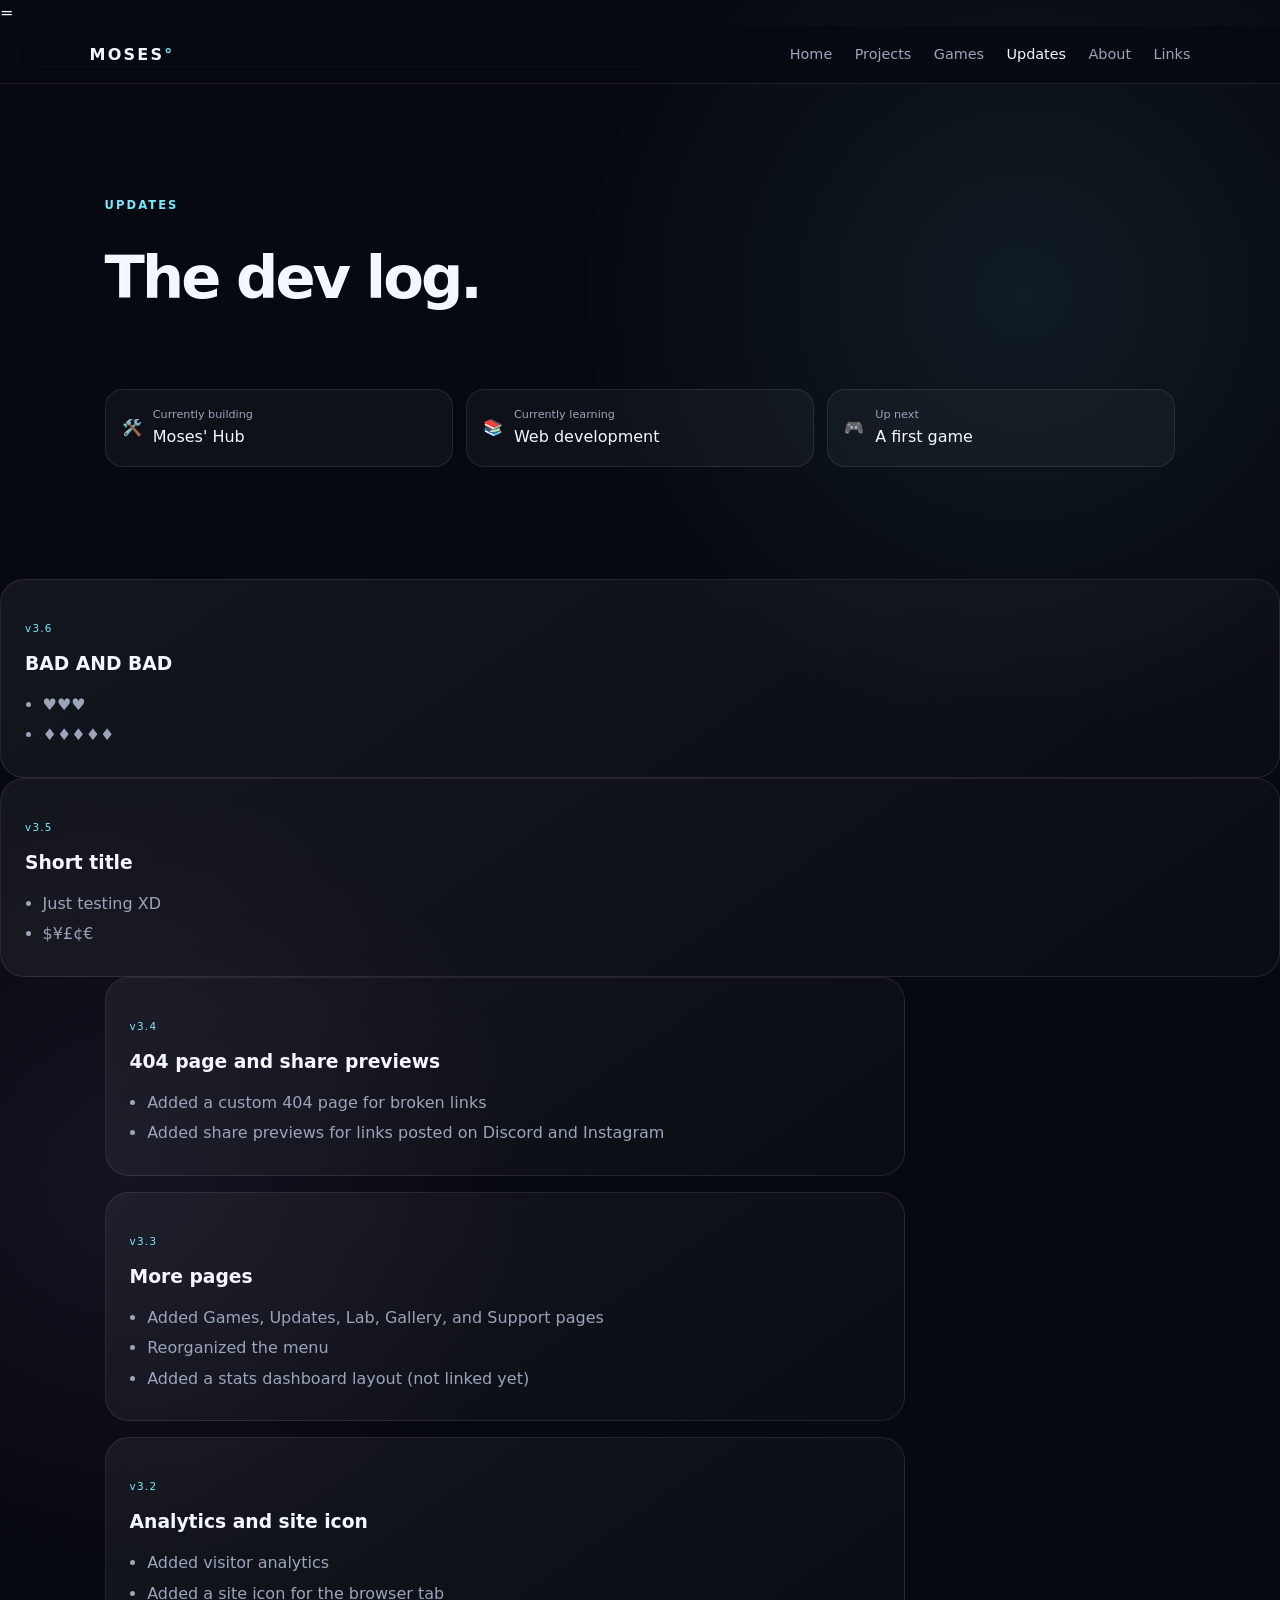
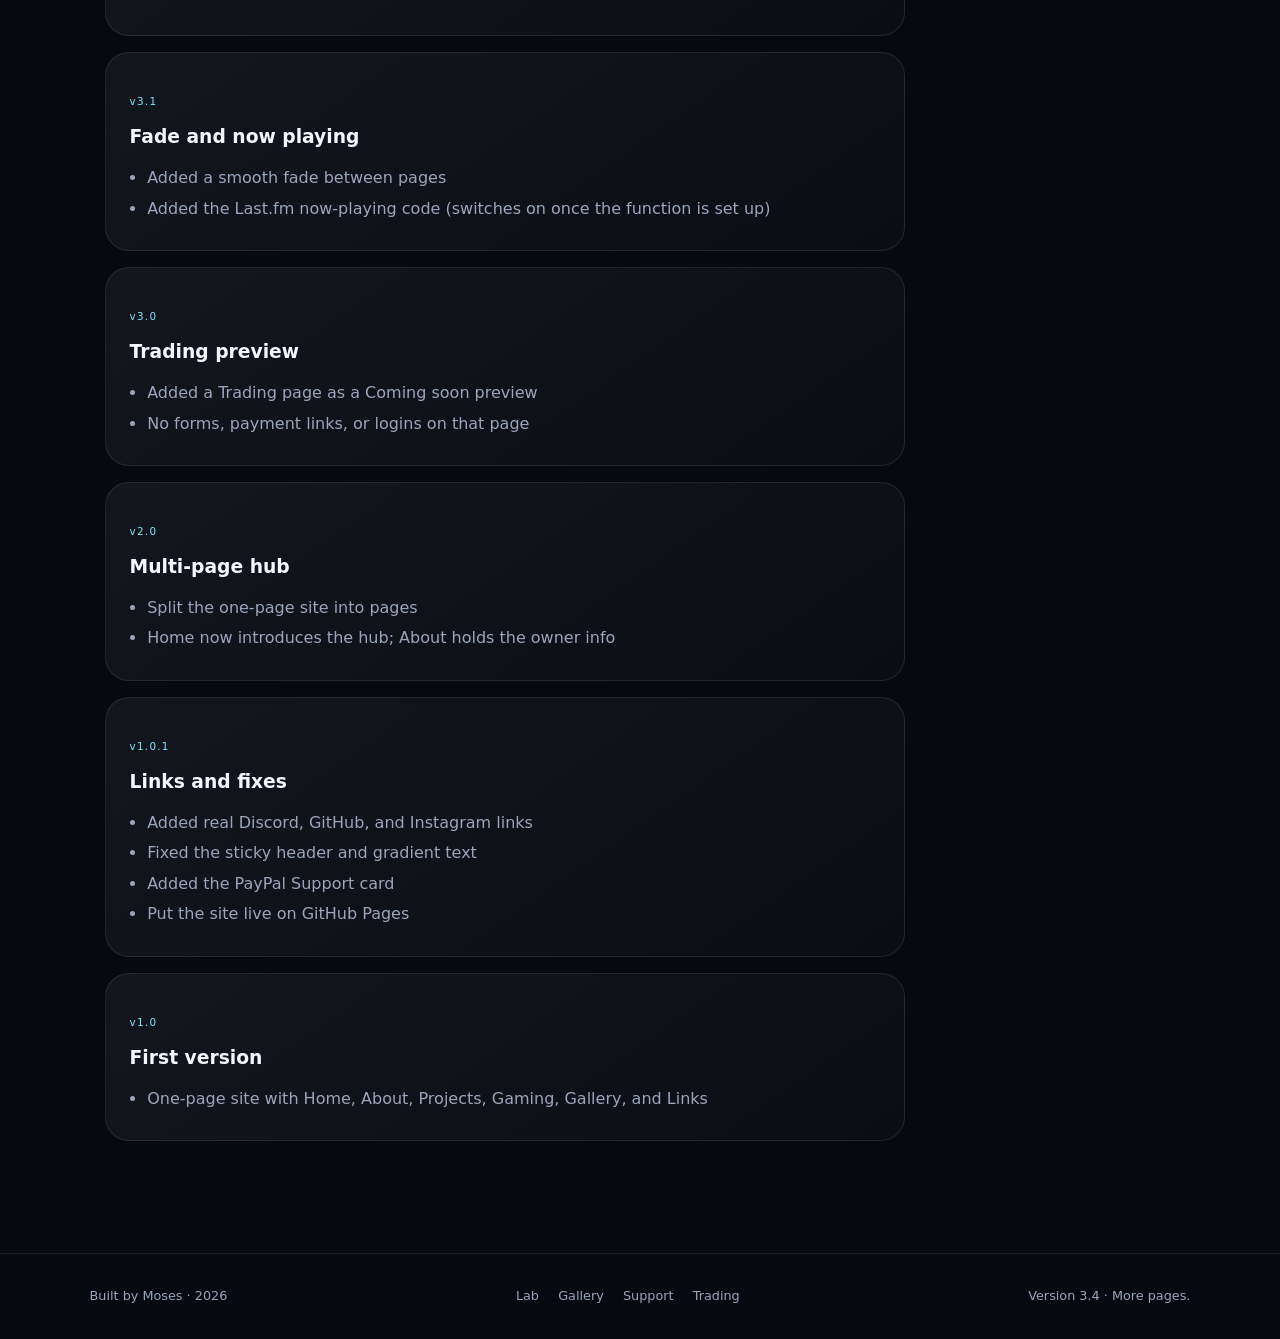
<file: updates.html>
=<!DOCTYPE html>
<html lang="en">
<head>
  <meta charset="UTF-8">
  <meta name="viewport" content="width=device-width, initial-scale=1.0">
  <meta name="description" content="The Moses' Hub dev log.">
  <!-- Share preview: controls how links look when posted on Discord, Instagram, etc. -->
  <meta property="og:type" content="website">
  <meta property="og:site_name" content="Moses' Hub">
  <meta property="og:title" content="Updates · Moses' Hub">
  <meta property="og:description" content="The Moses' Hub dev log.">
  <meta property="og:url" content="https://mosesxd.github.io/Moses-hub/updates.html">
  <meta property="og:image" content="https://mosesxd.github.io/Moses-hub/file_00000000a7ec81f5b90d551fe2397252.png">
  <meta name="twitter:card" content="summary">
  <title>Updates · Moses' Hub</title>
  <link rel="stylesheet" href="style.css">
  <!-- Site icon (shows in the browser tab): keep in every page's <head> -->
  <link rel="icon" href="file_00000000a7ec81f5b90d551fe2397252.png">
  <!-- Visitor analytics (Umami): keep this in the <head> of every page -->
  <script defer src="https://cloud.umami.is/script.js" data-website-id="00a338b9-1a16-401f-b276-070eda343e04"></script>
</head>
<body>
  <!-- HEADER: copy this into every page. Keep the ids menuToggle and navLinks! -->
  <header class="nav">
    <a class="logo" href="index.html">MOSES<span>°</span></a>
    <button class="menu-toggle" id="menuToggle" aria-label="Open menu">☰</button>
    <nav id="navLinks">
      <a href="index.html">Home</a>
      <a href="projects.html">Projects</a>
      <a href="games.html">Games</a>
      <a href="updates.html" aria-current="page">Updates</a>
      <a href="about.html">About</a>
      <a href="links.html">Links</a>
    </nav>
  </header>

  <main>
    <section class="section">
      <p class="eyebrow">UPDATES</p>
      <h2>The dev log.</h2>
      <div class="currently">
        <div><strong>🛠️</strong><span><small>Currently building</small> Moses' Hub</span></div>
        <div><strong>📚</strong><span><small>Currently learning</small> Web development</span></div>
        <div><strong>🎮</strong><span><small>Up next</small> A first game</span></div>
      </div>
    </section>
        <!-- LOG: newest first. To add an update, copy one whole <article>, paste it at the TOP, then change the words. -->
            <article class="card log-entry">
          <span class="tag">v3.6</span>
          <h3>BAD AND BAD</h3>
          <ul>
            <li>♥♥♥</li>
            <li>♦♦♦♦♦</li>
          </ul>
            </article>
        <article class="card log-entry">
          <span class="tag">v3.5</span>
          <h3>Short title</h3>
          <ul>
            <li>Just testing XD</li>
            <li>$¥£¢€</li>
          </ul>
        </article>
    <section class="section section-tight">
      <div class="log">
        <article class="card log-entry">
          <span class="tag">v3.4</span>
          <h3>404 page and share previews</h3>
          <ul>
            <li>Added a custom 404 page for broken links</li>
            <li>Added share previews for links posted on Discord and Instagram</li>
          </ul>
        </article>
        <article class="card log-entry">
          <span class="tag">v3.3</span>
          <h3>More pages</h3>
          <ul>
            <li>Added Games, Updates, Lab, Gallery, and Support pages</li>
            <li>Reorganized the menu</li>
            <li>Added a stats dashboard layout (not linked yet)</li>
          </ul>
        </article>
        <article class="card log-entry">
          <span class="tag">v3.2</span>
          <h3>Analytics and site icon</h3>
          <ul>
            <li>Added visitor analytics</li>
            <li>Added a site icon for the browser tab</li>
          </ul>
        </article>
        <article class="card log-entry">
          <span class="tag">v3.1</span>
          <h3>Fade and now playing</h3>
          <ul>
            <li>Added a smooth fade between pages</li>
            <li>Added the Last.fm now-playing code (switches on once the function is set up)</li>
          </ul>
        </article>
        <article class="card log-entry">
          <span class="tag">v3.0</span>
          <h3>Trading preview</h3>
          <ul>
            <li>Added a Trading page as a Coming soon preview</li>
            <li>No forms, payment links, or logins on that page</li>
          </ul>
        </article>
        <article class="card log-entry">
          <span class="tag">v2.0</span>
          <h3>Multi-page hub</h3>
          <ul>
            <li>Split the one-page site into pages</li>
            <li>Home now introduces the hub; About holds the owner info</li>
          </ul>
        </article>
        <article class="card log-entry">
          <span class="tag">v1.0.1</span>
          <h3>Links and fixes</h3>
          <ul>
            <li>Added real Discord, GitHub, and Instagram links</li>
            <li>Fixed the sticky header and gradient text</li>
            <li>Added the PayPal Support card</li>
            <li>Put the site live on GitHub Pages</li>
          </ul>
        </article>
        <article class="card log-entry">
          <span class="tag">v1.0</span>
          <h3>First version</h3>
          <ul>
            <li>One-page site with Home, About, Projects, Gaming, Gallery, and Links</li>
          </ul>
        </article>
      </div>
    </section>
  </main>

  <!-- FOOTER: copy this into every page. Keep the id year! -->
  <footer>
    <p>Built by Moses · <span id="year"></span></p>
    <div class="footer-links">
      <a href="lab.html">Lab</a>
      <a href="gallery.html">Gallery</a>
      <a href="support.html">Support</a>
      <a href="trading.html">Trading</a>
    </div>
    <p>Version 3.4 · More pages.</p>
  </footer>

  <script src="script.js"></script>
</body>
</html>
</file>
<file: style.css>
* { box-sizing: border-box; margin: 0; padding: 0; }

:root {
  --bg: #070910;
  --surface: #0d111c;
  --surface-2: #111827;
  --text: #f4f7ff;
  --muted: #9aa5bb;
  --cyan: #78e8ff;
  --purple: #b59cff;
  --border: rgba(255,255,255,.09);
}

html { scroll-behavior: smooth; }

body {
  background:
    radial-gradient(circle at 80% 10%, rgba(120,232,255,.08), transparent 28rem),
    radial-gradient(circle at 10% 40%, rgba(181,156,255,.07), transparent 25rem),
    var(--bg);
  color: var(--text);
  font-family: Inter, system-ui, -apple-system, BlinkMacSystemFont, "Segoe UI", sans-serif;
  line-height: 1.6;
}

a { color: inherit; text-decoration: none; }

.nav {
  position: sticky;
  top: 0;
  z-index: 20;
  display: flex;
  align-items: center;
  justify-content: space-between;
  padding: 1rem 7%;
  background: rgba(7,9,16,.78);
  backdrop-filter: blur(18px);
  border-bottom: 1px solid var(--border);
}

.logo { font-weight: 900; letter-spacing: .14em; }
.logo span { color: var(--cyan); }

nav { display: flex; gap: 1.4rem; }
nav a { color: var(--muted); font-size: .9rem; transition: .2s; }
nav a:hover { color: var(--text); }

.menu-toggle { display: none; background: none; border: 0; color: var(--text); font-size: 1.4rem; }

.hero {
  min-height: 88vh;
  display: grid;
  place-items: center;
  padding: 6rem 7%;
  position: relative;
  overflow: hidden;
}

.hero-content { max-width: 900px; position: relative; z-index: 2; }

.eyebrow {
  color: var(--cyan);
  font-size: .72rem;
  letter-spacing: .18em;
  font-weight: 800;
  margin-bottom: 1rem;
}

h1 {
  font-size: clamp(3.4rem, 10vw, 7.5rem);
  line-height: .95;
  letter-spacing: -.07em;
}

h1 span {
  background: linear-gradient(90deg, var(--cyan), var(--purple));
  -webkit-background-clip: text;background-clip: text;
  color: transparent;
}

.hero-text {
  color: var(--muted);
  font-size: 1.08rem;
  max-width: 650px;
  margin: 1.5rem 0;
}

.hero-buttons { display: flex; gap: .8rem; flex-wrap: wrap; }

.button {
  padding: .8rem 1.1rem;
  border-radius: 999px;
  border: 1px solid var(--border);
  font-weight: 700;
  font-size: .9rem;
}

.primary { background: var(--text); color: var(--bg); }
.secondary { background: rgba(255,255,255,.04); }

.currently {
  margin-top: 4rem;
  display: grid;
  grid-template-columns: repeat(3, 1fr);
  gap: .8rem;
}

.currently > div {
  padding: 1rem;
  display: flex;
  gap: .7rem;
  align-items: center;
  background: rgba(255,255,255,.035);
  border: 1px solid var(--border);
  border-radius: 18px;
}

.currently small { display: block; color: var(--muted); font-size: .7rem; }

.bubble {
  position: absolute;
  border: 1px solid rgba(120,232,255,.15);
  border-radius: 50%;
  filter: blur(.2px);
}
.bubble-one { width: 320px; height: 320px; right: -80px; top: 8%; }
.bubble-two { width: 170px; height: 170px; left: -60px; bottom: 5%; }

.section { padding: 7rem 7%; max-width: 1250px; margin: auto; scroll-margin-top: 5rem; }
.section h2 { font-size: clamp(2rem, 5vw, 3.7rem); letter-spacing: -.05em; margin-bottom: 2rem; }

.about-grid, .cards { display: grid; grid-template-columns: repeat(3, 1fr); gap: 1rem; }
.about-grid .large { grid-column: span 2; }

.card {
  background: linear-gradient(145deg, rgba(255,255,255,.055), rgba(255,255,255,.018));
  border: 1px solid var(--border);
  border-radius: 24px;
  padding: 1.5rem;
  transition: transform .2s, border-color .2s;
}

.card:hover { transform: translateY(-4px); border-color: rgba(120,232,255,.25); }
.card h3 { margin-bottom: .5rem; }
.card p { color: var(--muted); }

.project-number { color: var(--cyan); font-size: .75rem; }
.tag {
  display: inline-block;
  margin-top: 1rem;
  font-size: .65rem;
  letter-spacing: .12em;
  color: var(--cyan);
}

.game-card span:first-child { font-size: 2rem; display: block; margin-bottom: 1rem; }

.gallery-placeholder {
  min-height: 320px;
  border: 1px dashed rgba(255,255,255,.14);
  border-radius: 28px;
  display: grid;
  place-items: center;
  text-align: center;
  padding: 2rem;
  color: var(--muted);
}

.gallery-placeholder p { color: var(--text); font-size: 1.2rem; margin-bottom: .4rem; }

.links-list { display: grid; gap: .8rem; max-width: 700px; }
.link-card { display: flex; justify-content: space-between; }

footer {
  border-top: 1px solid var(--border);
  padding: 2rem 7%;
  color: var(--muted);
  display: flex;
  justify-content: space-between;
  font-size: .8rem;
}

@media (max-width: 760px) {
  .menu-toggle { display: block; }
  nav {
    display: none;
    position: absolute;
    top: 64px;
    left: 0;
    right: 0;
    padding: 1rem 7%;
    flex-direction: column;
    background: rgba(7,9,16,.96);
    border-bottom: 1px solid var(--border);
  }
  nav.open { display: flex; }
  .currently, .about-grid, .cards { grid-template-columns: 1fr; }
  .about-grid .large { grid-column: auto; }
  .hero { min-height: 80vh; }
  footer { flex-direction: column; gap: .4rem; }
}

/* ---------- Added for the multi-page version ---------- */

/* Keeps the footer at the bottom of short pages */
body { min-height: 100vh; display: flex; flex-direction: column; }
main { flex: 1; }

/* Highlights the menu link for the page you're on */
nav a[aria-current="page"] { color: var(--text); }

/* Makes a whole card clickable (used on the Home page) */
.card-link { display: block; }

/* Spacing tweaks for the About page */
.about-currently { margin-top: 1rem; }
.section.section-tight { padding-top: 0; }

/* ---------- Trading page ---------- */

/* A shorter version of the big top section */
.hero-short { min-height: 60vh; }

/* Makes something look switched off (used on "Coming soon" buttons) */
.is-disabled { opacity: .5; cursor: not-allowed; }

/* The "Preview only" message boxes */
.notice {
  border: 1px solid var(--border);
  border-left: 3px solid var(--cyan);
  border-radius: 14px;
  padding: 1rem 1.2rem;
  margin-bottom: 2rem;
  color: var(--muted);
  font-size: .9rem;
  background: rgba(255,255,255,.03);
}

/* The three demo boxes in the preview section */
.stat-card small { display: block; color: var(--cyan); font-size: .7rem; letter-spacing: .12em; }
.stat-card strong { display: block; font-size: 2.4rem; margin: .4rem 0; }
.stat-card span { color: var(--muted); }

/* The FAQ list */
.faq { display: grid; gap: .8rem; max-width: 700px; }
.faq details {
  border: 1px solid var(--border);
  border-radius: 18px;
  padding: 1rem 1.2rem;
  background: rgba(255,255,255,.035);
}
.faq summary { cursor: pointer; font-weight: 700; }
.faq details p { color: var(--muted); margin-top: .6rem; }
.faq details a { color: var(--cyan); }
/* ---------- Added for the extra pages (v3.3) ---------- */
/* Paste this at the very bottom of style.css. Don't replace the file. */

/* Footer link row (Lab, Gallery, Support, Trading) */
.footer-links { display: flex; flex-wrap: wrap; gap: .4rem 1.2rem; }
.footer-links a:hover { color: var(--text); }

/* Smaller headings used inside a section */
.sub-heading { margin: 2.5rem 0 1rem; font-size: 1.1rem; }

/* Four stat boxes in a row (Dashboard page) */
.stat-grid { display: grid; grid-template-columns: repeat(4, 1fr); gap: 1rem; }

/* Game preview box, and the game inside it later */
.preview-frame {
  min-height: 320px;
  border: 1px dashed rgba(255,255,255,.14);
  border-radius: 28px;
  display: grid;
  place-items: center;
  text-align: center;
  padding: 2rem;
  color: var(--muted);
}
.preview-frame p { color: var(--text); font-size: 1.2rem; margin-bottom: .4rem; }
.preview-frame iframe { width: 100%; height: 520px; border: 0; border-radius: 28px; }

/* Gallery pictures (used once you add images) */
.gallery-grid { display: grid; grid-template-columns: repeat(auto-fit, minmax(220px, 1fr)); gap: 1rem; }
.gallery-grid img {
  width: 100%;
  height: 260px;
  object-fit: cover;
  border-radius: 24px;
  border: 1px solid var(--border);
}

/* Dev log on the Updates page */
.log { display: grid; gap: 1rem; max-width: 800px; }
.log-entry .tag { margin-bottom: .8rem; }
.log-entry ul { margin: .8rem 0 0 1.1rem; color: var(--muted); }
.log-entry li { margin: .3rem 0; }

/* Phones */
@media (max-width: 760px) {
  .stat-grid { grid-template-columns: repeat(2, 1fr); }
  .preview-frame iframe { height: 420px; }
}
</file>
